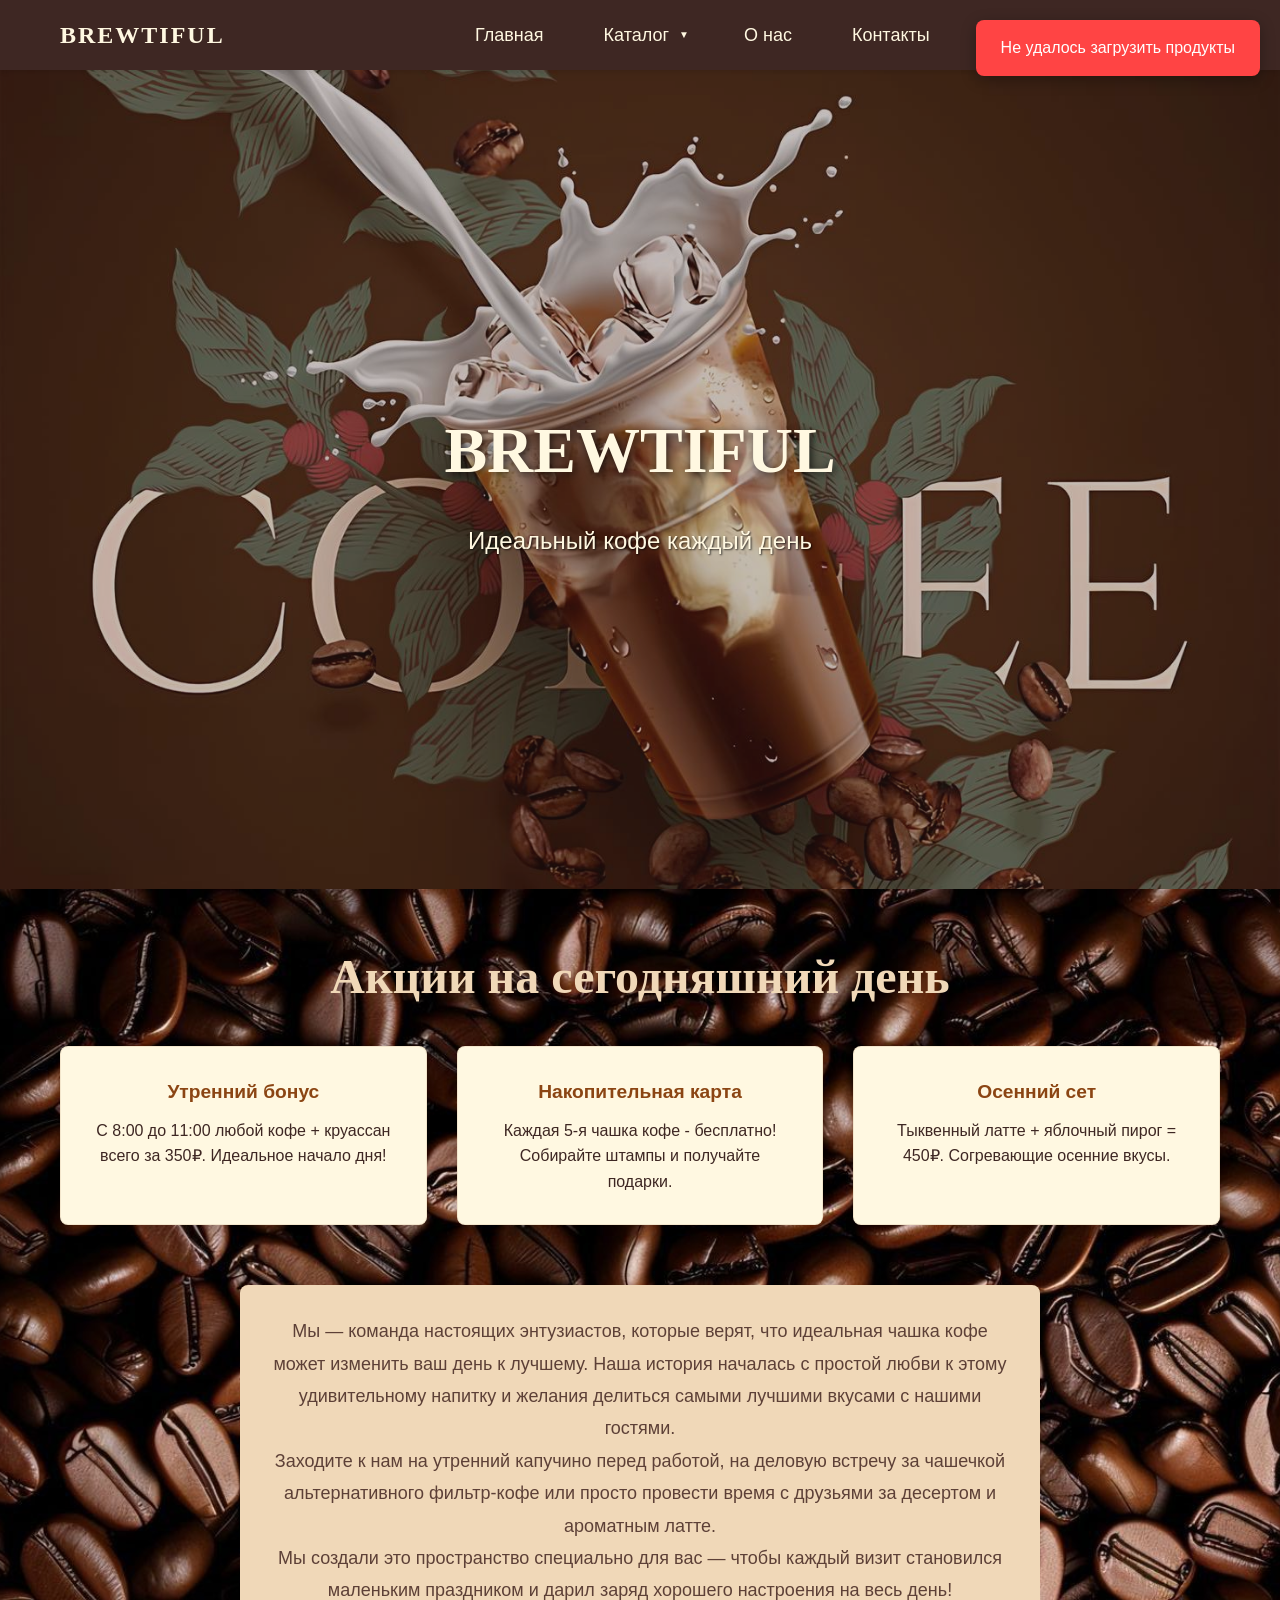
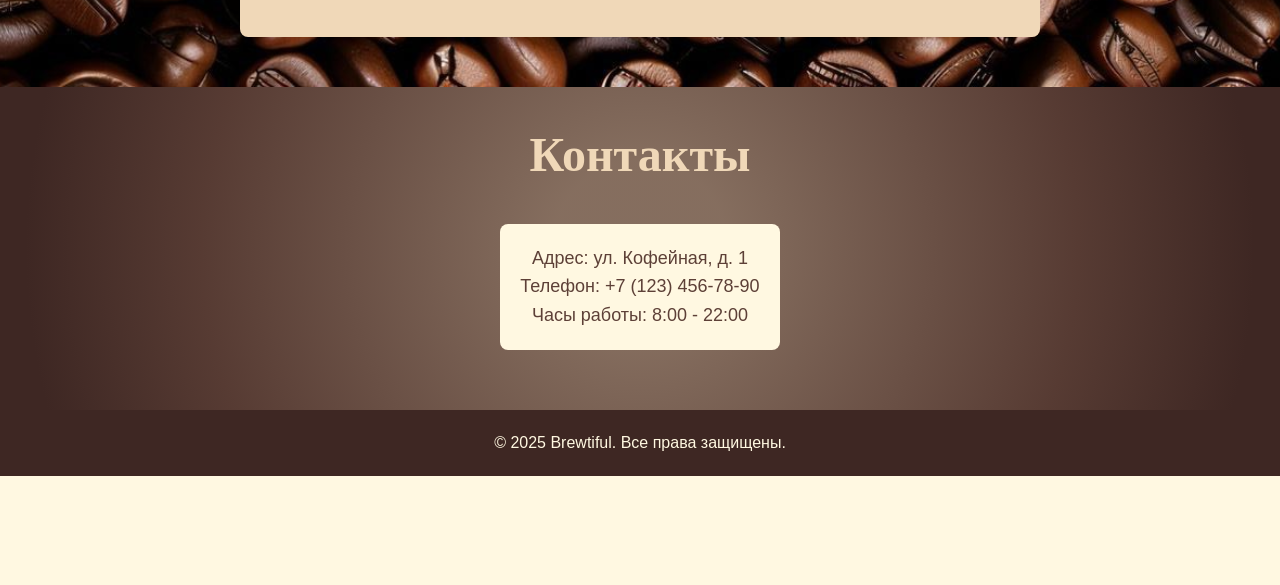
<file: index.html>
<!DOCTYPE html>
<html lang="ru">
<head>
    <meta charset="UTF-8">
    <meta name="viewport" content="width=device-width, initial-scale=1.0">
    <title>Brewtiful</title>
    <link rel = "stylesheet" href = "main.css">
    <link rel="stylesheet" href="index.css">
</head>
<body>
    <header>
        <div class="container">
            <div class="header-content">
            <div class="brand-name">Brewtiful</div>
            <nav>
                <ul>
                    <li><a href="index.html">Главная</a></li>
                    <li>
                        <a class="catalog-dropdown-btn">Каталог </a>
                        <div class="dropdown-menu">
                             <a href="coffee.html">☕ Кофе</a>
                            <a href="tea.html">🍵 Чай</a>
                            <a href="desserts.html">🍰 Десерты</a>
                        </div>
                    </li>
                    <li><a href="aboutus.html">О нас</a></li>
                    <li><a href="index.html#contacts">Контакты</a></li>
                </ul>
            </nav>
            <div class="header-actions">
                <a href="favorites.html" class="favorites-btn">🤎</a>
            </div>
        </div>
        </div>
    </header>
     <main class="main">
    <div class="hero">
        <img src="hero.jpg" />
        <div class="hero-content">
            <h1>Brewtiful</h1>
            <p>Идеальный кофе каждый день</p>
        </div>
    </div>

    <div class="background-sections">
        <img src="1.jpg" alt="Фон кофейни" class="background-image" />

        <div class="promotions" id="catalog">
            <div class="container">
                <p class="section-title">Акции на сегодняшний день</p>
                <div class="promotions-grid">
    <div class="promotion-item">
        <p class="promotion-title">Утренний бонус</p>
        <p>С 8:00 до 11:00 любой кофе + круассан всего за 350₽. Идеальное начало дня!</p>
    </div>
    <div class="promotion-item">
        <p class="promotion-title">Накопительная карта</p>
        <p>Каждая 5-я чашка кофе - бесплатно! Собирайте штампы и получайте подарки.</p>
    </div>
    <div class="promotion-item">
        <p class="promotion-title">Осенний сет</p>
        <p>Тыквенный латте + яблочный пирог = 450₽. Согревающие осенние вкусы.</p>
    </div>
</div>
            </div>
        </div>

        <div class="about" id="about">
            <div class="container">
                <div class="about-content">
                    <p>Мы — команда настоящих энтузиастов, которые верят, что идеальная чашка кофе может 
                        изменить ваш день к лучшему. Наша история началась с простой любви к этому удивительному 
                        напитку и желания делиться самыми лучшими вкусами с нашими гостями.
                    <br>Заходите к нам на утренний капучино перед работой, на деловую встречу за чашечкой альтернативного 
                        фильтр-кофе или просто провести время с друзьями за десертом и ароматным латте. <br>Мы создали это 
                        пространство специально для вас — чтобы каждый визит становился маленьким праздником и дарил заряд 
                        хорошего настроения на весь день!</p>
                </div>
            </div>
        </div>
    </div>

    <div class="contacts" id="contacts">
        <div class="container">
            <p class="section-title">Контакты</p>
            <div class="contact-info">
                <p>Адрес: ул. Кофейная, д. 1</p>
                <p>Телефон: +7 (123) 456-78-90</p>
                <p>Часы работы: 8:00 - 22:00</p>
            </div>
        </div>
    </div>
    </main>

    <footer>
        <div class="container">
            <p>&copy; 2025 Brewtiful. Все права защищены.</p>
        </div>
    </footer>

   <script src="app.js"></script>
</body>
</html>
</file>
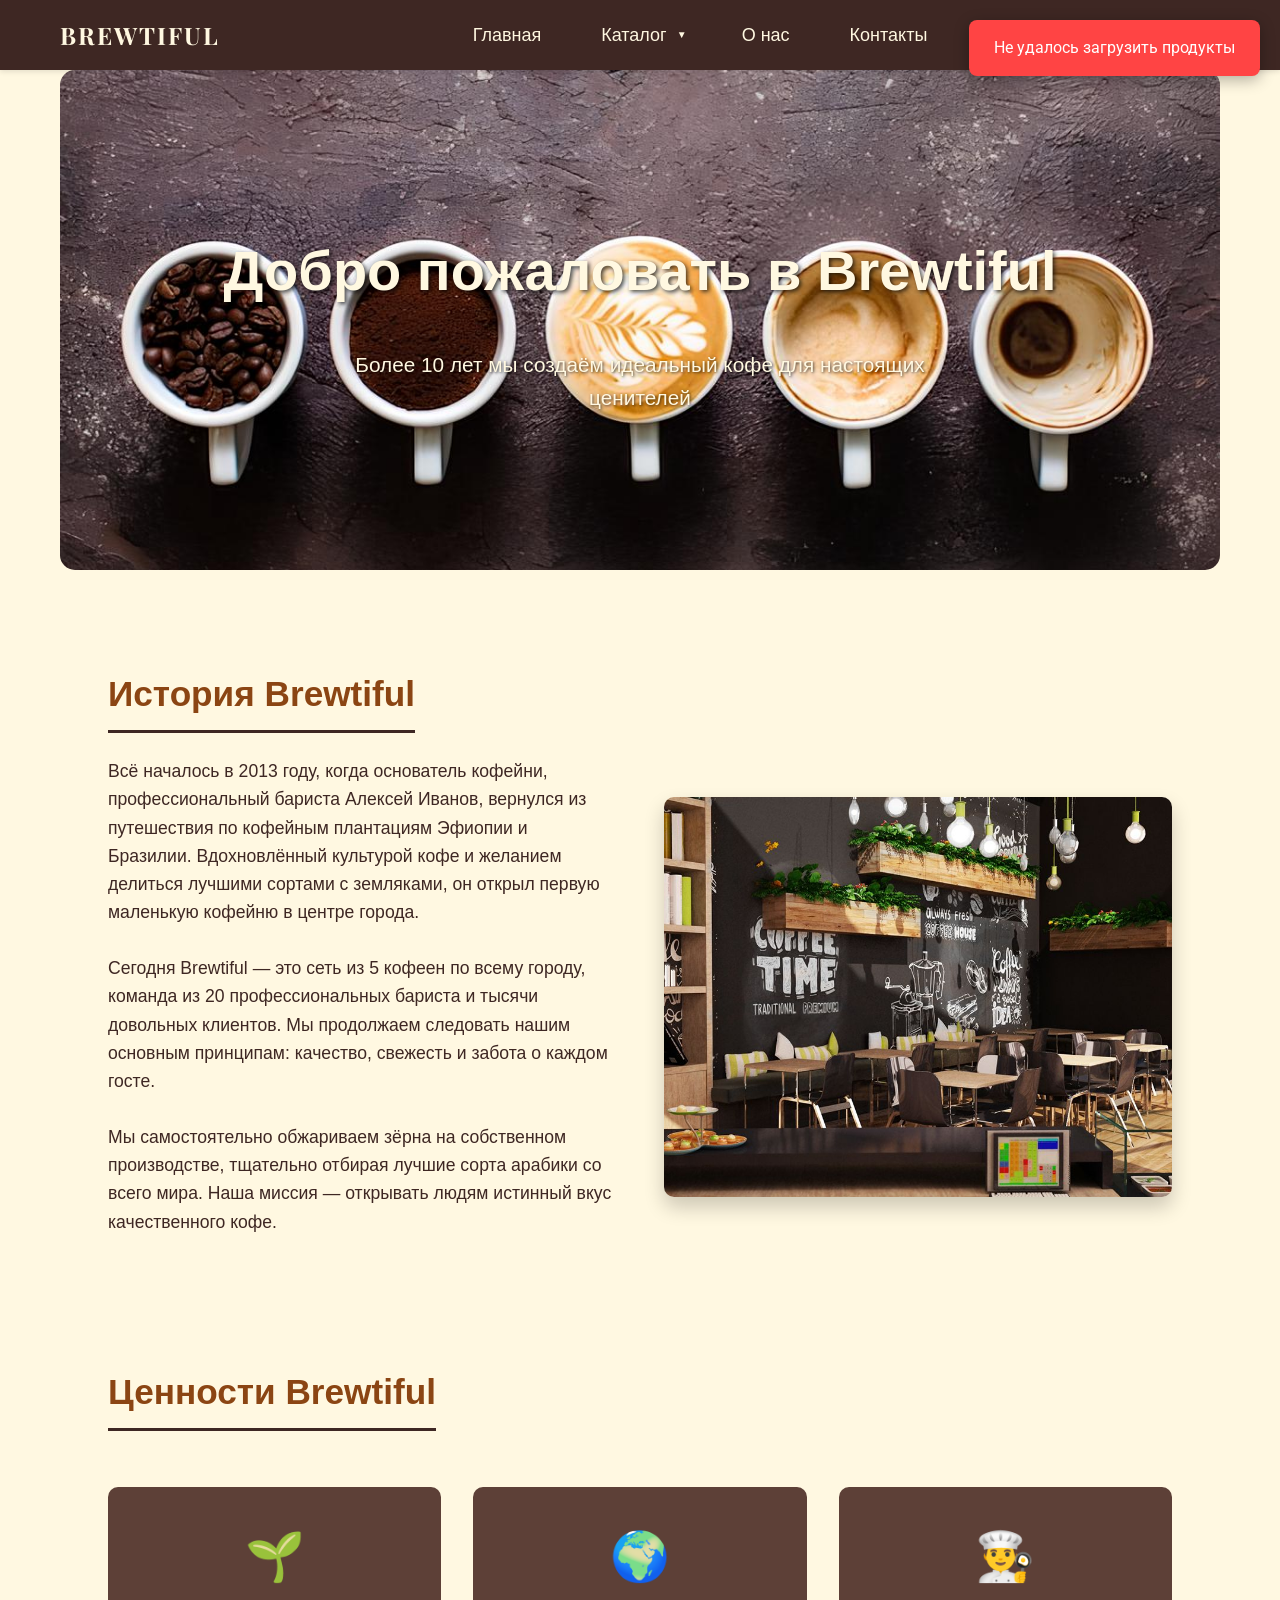
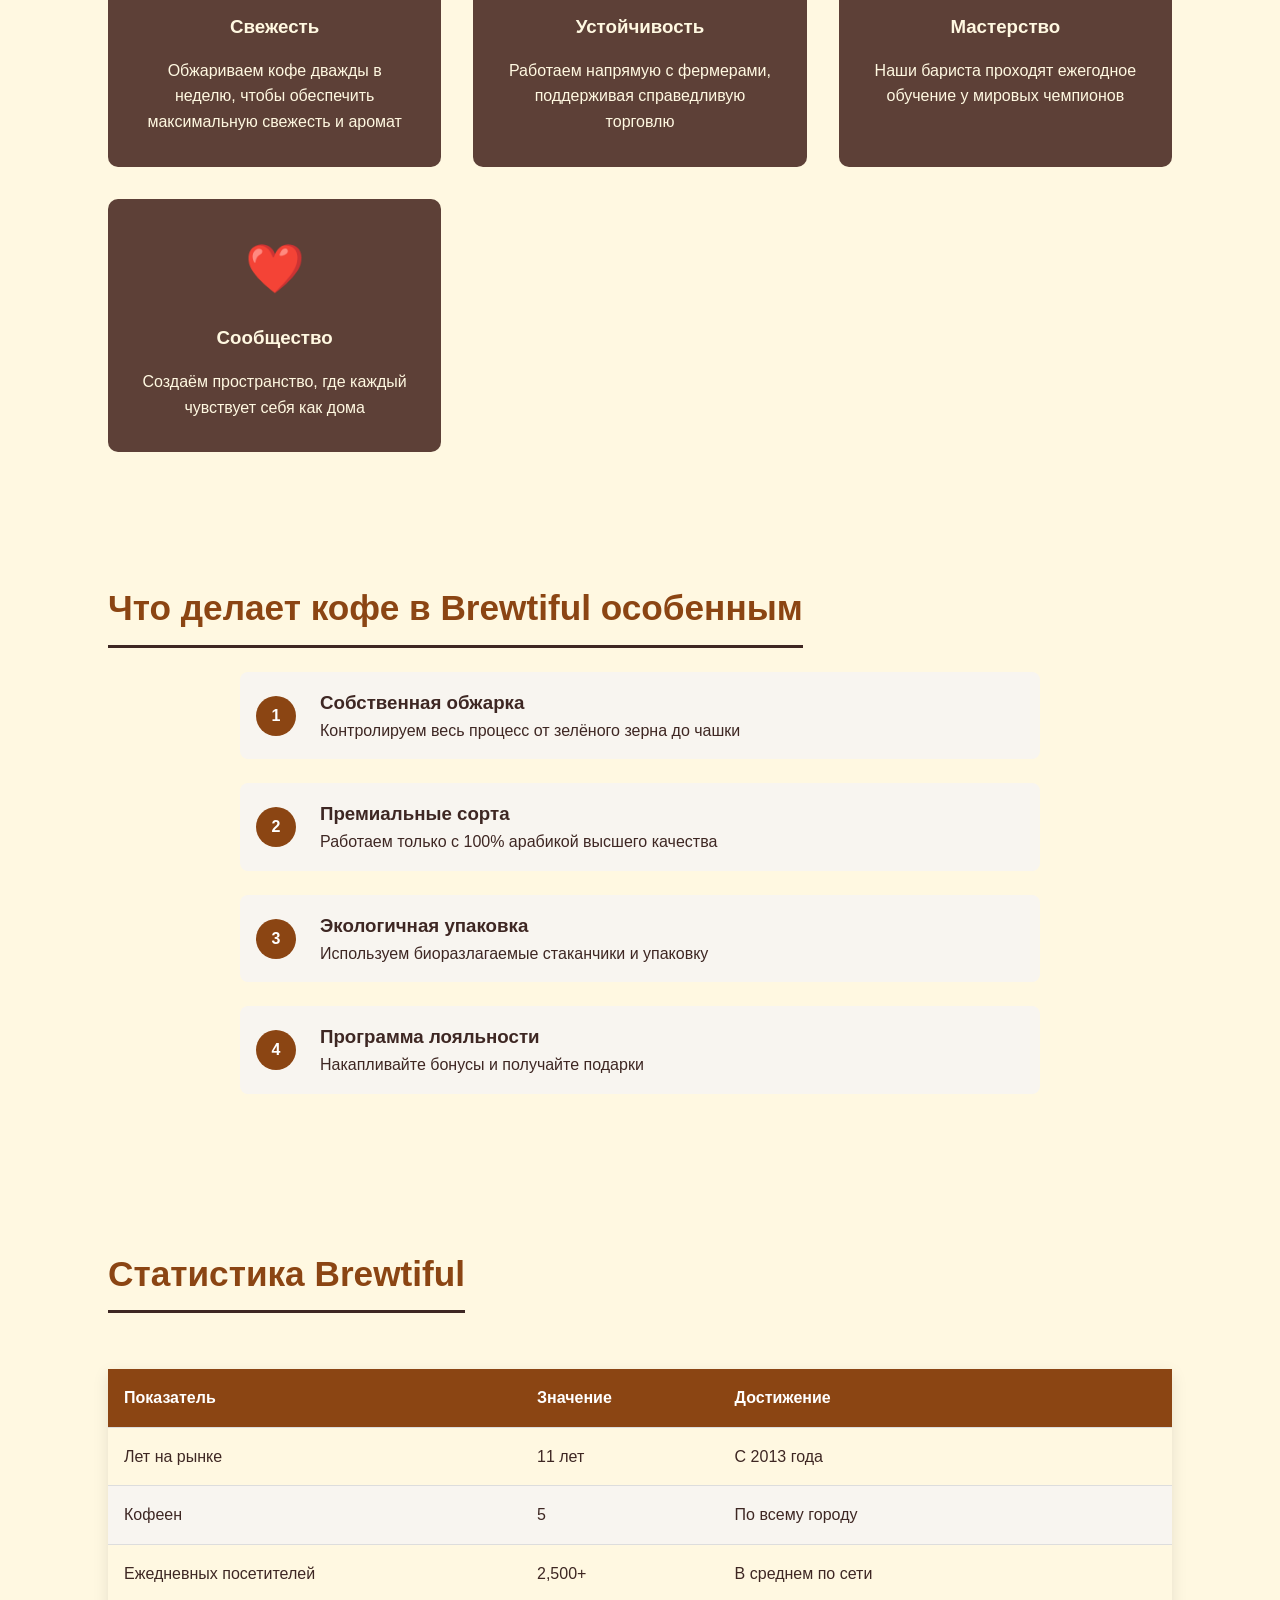
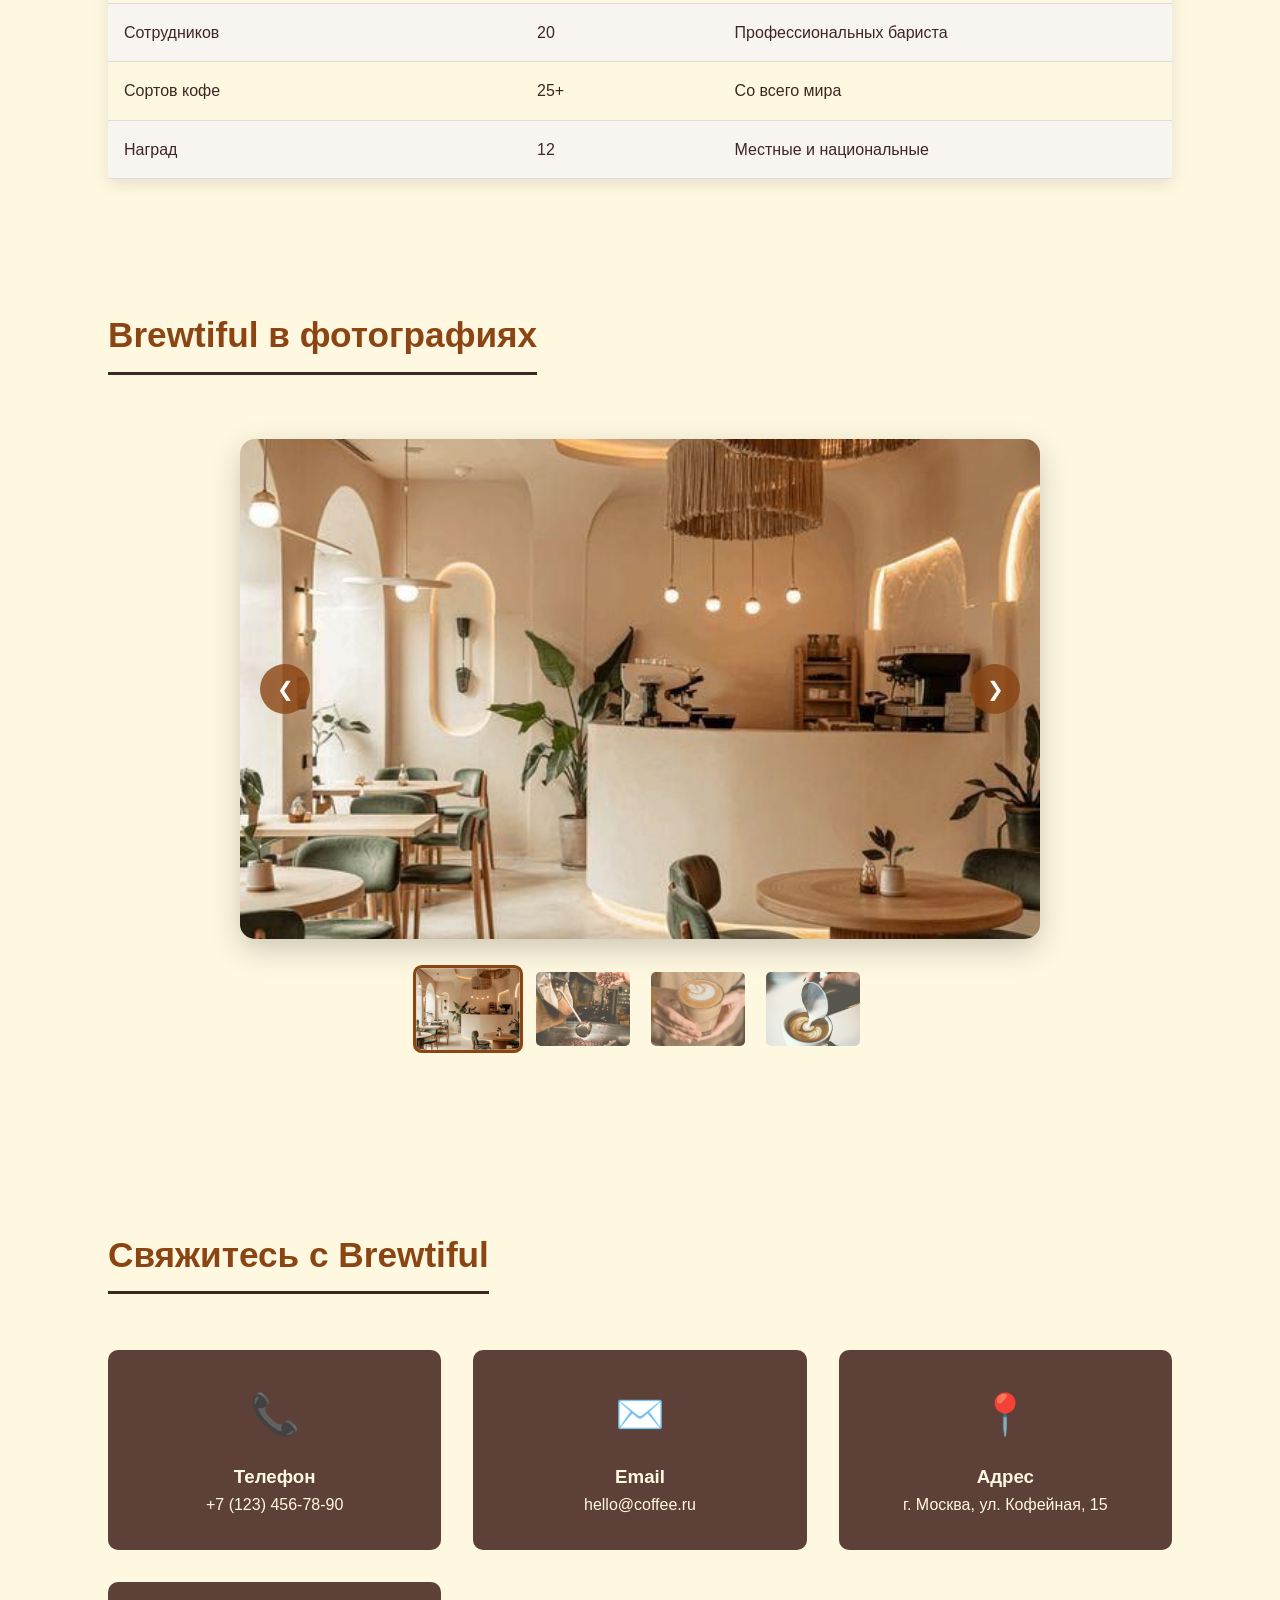
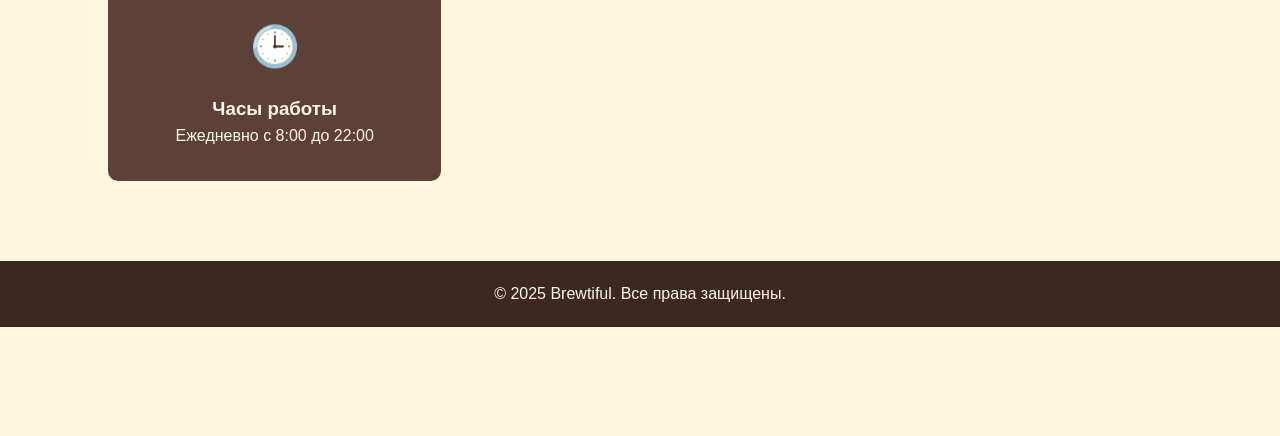
<file: aboutus.html>
<!DOCTYPE html>
<html lang="ru">
<head>
    
    <meta charset="UTF-8">
    <meta name="viewport" content="width=device-width, initial-scale=1.0">
    <title>О нас - Brewtiful</title>
    <link href="https://fonts.googleapis.com/css2?family=Playfair+Display:wght@400;700&family=Roboto:wght@300;400;500&display=swap" rel="stylesheet">
    <link rel="stylesheet" href="main.css">
    <link rel="stylesheet" href="about.css">

</head>
<body>
    <header>
        <div class="container">
            <div class="header-content">
            <div class="brand-name">Brewtiful</div>
            <nav>
                <ul>
                    <li><a href="index.html">Главная</a></li>
                    <li>
                        <a class="catalog-dropdown-btn">Каталог </a>
                        <div class="dropdown-menu">
                             <a href="coffee.html">☕ Кофе</a>
                            <a href="tea.html">🍵 Чай</a>
                            <a href="desserts.html">🍰 Десерты</a>
                        </div>
                    </li>
                    <li><a href="aboutus.html">О нас</a></li>
                    <li><a href="index.html#contacts">Контакты</a></li>
                </ul>
            </nav>
            <div class="header-actions">
                <a href="favorites.html" class="favorites-btn">🤎</a>
            </div>
        </div>
        </div>
    </header>

    <div class="container">
        <div class="hero">
            <h1>Добро пожаловать в Brewtiful</h1>
            <p>Более 10 лет мы создаём идеальный кофе для настоящих ценителей</p>
        </div>

        <div class="section">
            <h2>История Brewtiful</h2>
            <div class="history-content">
                <div class="history-text">
                    <p>Всё началось в 2013 году, когда основатель кофейни, профессиональный бариста Алексей Иванов, вернулся из путешествия по кофейным плантациям Эфиопии и Бразилии. Вдохновлённый культурой кофе и желанием делиться лучшими сортами с земляками, он открыл первую маленькую кофейню в центре города.</p>
                    <br>
                    <p>Сегодня Brewtiful — это сеть из 5 кофеен по всему городу, команда из 20 профессиональных бариста и тысячи довольных клиентов. Мы продолжаем следовать нашим основным принципам: качество, свежесть и забота о каждом госте.</p>
                    <br>
                    <p>Мы самостоятельно обжариваем зёрна на собственном производстве, тщательно отбирая лучшие сорта арабики со всего мира. Наша миссия — открывать людям истинный вкус качественного кофе.</p>
                </div>
                <div class="history-image">
                    <img src="3.jpg" alt="Наша первая кофейня">
                </div>
            </div>
        </div>

        <div class="section">
            <h2>Ценности Brewtiful</h2>
            <div class="values-grid">
                <div class="value-card">
                    <div class="value-icon">🌱</div>
                    <h3>Свежесть</h3>
                    <p>Обжариваем кофе дважды в неделю, чтобы обеспечить максимальную свежесть и аромат</p>
                </div>
                <div class="value-card">
                    <div class="value-icon">🌍</div>
                    <h3>Устойчивость</h3>
                    <p>Работаем напрямую с фермерами, поддерживая справедливую торговлю</p>
                </div>
                <div class="value-card">
                    <div class="value-icon">👨‍🍳</div>
                    <h3>Мастерство</h3>
                    <p>Наши бариста проходят ежегодное обучение у мировых чемпионов</p>
                </div>
                <div class="value-card">
                    <div class="value-icon">❤️</div>
                    <h3>Сообщество</h3>
                    <p>Создаём пространство, где каждый чувствует себя как дома</p>
                </div>
            </div>
        </div>

        <div class="section">
            <h2>Что делает кофе в Brewtiful особенным</h2>
            <div class="benefits-list">
                <div class="benefit-item">
                    <div class="benefit-number">1</div>
                    <div>
                        <h3>Собственная обжарка</h3>
                        <p>Контролируем весь процесс от зелёного зерна до чашки</p>
                    </div>
                </div>
                <div class="benefit-item">
                    <div class="benefit-number">2</div>
                    <div>
                        <h3>Премиальные сорта</h3>
                        <p>Работаем только с 100% арабикой высшего качества</p>
                    </div>
                </div>
                <div class="benefit-item">
                    <div class="benefit-number">3</div>
                    <div>
                        <h3>Экологичная упаковка</h3>
                        <p>Используем биоразлагаемые стаканчики и упаковку</p>
                    </div>
                </div>
                <div class="benefit-item">
                    <div class="benefit-number">4</div>
                    <div>
                        <h3>Программа лояльности</h3>
                        <p>Накапливайте бонусы и получайте подарки</p>
                    </div>
                </div>
            </div>
        </div>

        <div class="section">
            <h2>Статистика Brewtiful</h2>
            <table class="stats-table">
                <thead>
                    <tr>
                        <th>Показатель</th>
                        <th>Значение</th>
                        <th>Достижение</th>
                    </tr>
                </thead>
                <tbody>
                    <tr>
                        <td>Лет на рынке</td>
                        <td>11 лет</td>
                        <td>С 2013 года</td>
                    </tr>
                    <tr>
                        <td>Кофеен</td>
                        <td>5</td>
                        <td>По всему городу</td>
                    </tr>
                    <tr>
                        <td>Ежедневных посетителей</td>
                        <td>2,500+</td>
                        <td>В среднем по сети</td>
                    </tr>
                    <tr>
                        <td>Сотрудников</td>
                        <td>20</td>
                        <td>Профессиональных бариста</td>
                    </tr>
                    <tr>
                        <td>Сортов кофе</td>
                        <td>25+</td>
                        <td>Со всего мира</td>
                    </tr>
                    <tr>
                        <td>Наград</td>
                        <td>12</td>
                        <td>Местные и национальные</td>
                    </tr>
                </tbody>
            </table>
        </div>

<div class="section">
    <h2>Brewtiful в фотографиях</h2>
    <div class="gallery-carousel">
        <div class="carousel-container">
            <div class="main-slide">
                <img src="6.jpg" alt="Интерьер кофейни" id="mainImage">
            </div>
            
            <button class="carousel-btn carousel-prev" aria-label="Предыдущее фото">&#10094;</button>
            <button class="carousel-btn carousel-next" aria-label="Следующее фото">&#10095;</button>
        </div>
        
        <div class="carousel-thumbnails">
            <div class="thumbnail active" data-image="6.jpg" data-alt="Интерьер кофейни">
                <img src="6.jpg" alt="Интерьер кофейни">
            </div>
            <div class="thumbnail" data-image="5.jpg" data-alt="Процесс обжарки">
                <img src="5.jpg" alt="Процесс обжарки">
            </div>
            <div class="thumbnail" data-image="4.jpg" data-alt="Работа бариста">
                <img src="4.jpg" alt="Работа бариста">
            </div>
            <div class="thumbnail" data-image="7.jpg" data-alt="Приготовление кофе">
                <img src="7.jpg" alt="Приготовление кофе">
            </div>
        </div>
    </div>
</div>

        <div class="section">
            <h2>Свяжитесь с Brewtiful</h2>
            <div class="contact-info">
                <div class="contact-card">
                    <div class="contact-icon">📞</div>
                    <h3>Телефон</h3>
                    <p>+7 (123) 456-78-90</p>
                </div>
                <div class="contact-card">
                    <div class="contact-icon">✉️</div>
                    <h3>Email</h3>
                    <p>hello@coffee.ru</p>
                </div>
                <div class="contact-card">
                    <div class="contact-icon">📍</div>
                    <h3>Адрес</h3>
                    <p>г. Москва, ул. Кофейная, 15</p>
                </div>
                <div class="contact-card">
                    <div class="contact-icon">🕒</div>
                    <h3>Часы работы</h3>
                    <p>Ежедневно с 8:00 до 22:00</p>
                </div>
            </div>
        </div>
    </div>

    <footer>
        <div class="container">
            <p>&copy; 2025 Brewtiful. Все права защищены.</p>
        </div>
    </footer>

    <script>
    document.addEventListener('DOMContentLoaded', function() {
        const headerFavoriteBtn = document.getElementById('headerFavoriteBtn');
        
        if (headerFavoriteBtn) {
            const favorites = JSON.parse(localStorage.getItem('favorites')) || [];
            
            if (favorites.length > 0) {
                headerFavoriteBtn.classList.add('active');
                headerFavoriteBtn.innerHTML = '♥ Избранное (' + favorites.length + ')';
            }
            
            headerFavoriteBtn.addEventListener('click', function() {
                window.location.href = 'favorites.html';
            });
        }
        if (typeof initCarousel === 'function') {
            initCarousel();
        }
    });
</script>
    <script src="app.js"></script>
</body>
</html>
</file>
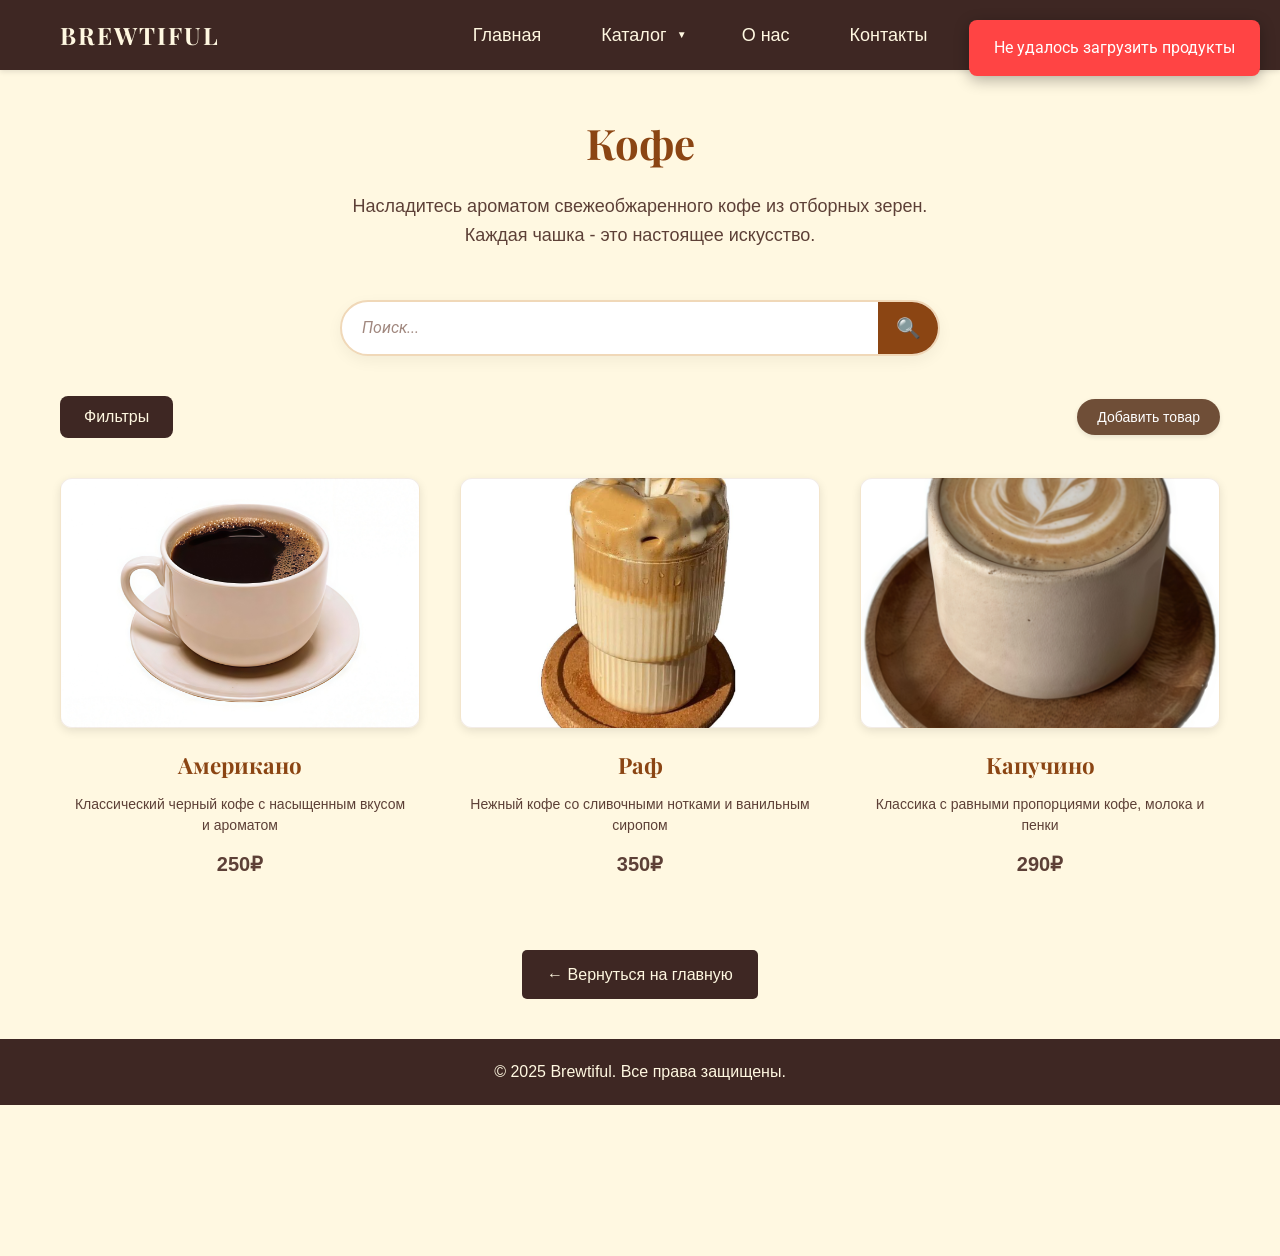
<file: coffee.html>
<!DOCTYPE html>
<html lang="ru">
<head>
    
    <meta charset="UTF-8">
    <meta name="viewport" content="width=device-width, initial-scale=1.0">
    <title>Brewtiful - Кофе</title>
    <link href="https://fonts.googleapis.com/css2?family=Playfair+Display:wght@400;700&family=Roboto:wght@300;400;500&display=swap" rel="stylesheet">
    <link rel = "stylesheet" href = "main.css">
    <link rel="stylesheet" href="category.css">
</head>
<body>
    <header>
        <div class="container">
            <div class="header-content">
            <div class="brand-name">Brewtiful</div>
            <nav>
                <ul>
                    <li><a href="index.html">Главная</a></li>
                    <li>
                        <a class="catalog-dropdown-btn">Каталог </a>
                        <div class="dropdown-menu">
                             <a href="coffee.html">☕ Кофе</a>
                            <a href="tea.html">🍵 Чай</a>
                            <a href="desserts.html">🍰 Десерты</a>
                        </div>
                    </li>
                    <li><a href="aboutus.html">О нас</a></li>
                    <li><a href="index.html#contacts">Контакты</a></li>
                </ul>
            </nav>
            <div class="header-actions">
                <a href="favorites.html" class="favorites-btn">🤎</a>
            </div>
        </div>
        </div>
    </header>


    <main class="category-page">
        <div class="container">
            <div class="category-header">
                <h1 class="category-title">Кофе</h1>
                <p class="category-description">Насладитесь ароматом свежеобжаренного кофе из отборных зерен. Каждая чашка - это настоящее искусство.</p>
            </div>

<div class="search-section">
    <div class="search-container">
        <div class="search-wrapper">
            <input type="text" 
                   class="search-input" 
                   id="searchInput" 
                   placeholder="Поиск..." 
                   autocomplete="off">
            <button class="search-button" id="searchButton">
                <span class="search-icon">🔍</span>
            </button>
        </div>
        <div class="search-results" id="searchResults"></div>
    </div>
</div>

            <div class="filters-section">
                <div style="display: flex; justify-content: space-between; align-items: center; margin-bottom: 15px; flex-wrap: wrap; gap: 10px;">
                    <button class="filters-toggle">Фильтры</button>
                    <button class="add-product-btn" style="background: #6F4E37; color: white; border: none; padding: 10px 20px; border-radius: 30px; cursor: pointer; font-size: 14px; font-weight: 500; transition: all 0.3s ease; box-shadow: 0 2px 5px rgba(0,0,0,0.1);" 
                            onmouseover="this.style.background='#5a3e2e'; this.style.transform='scale(1.02)'" 
                            onmouseout="this.style.background='#6F4E37'; this.style.transform='scale(1)'"
                            onclick="window.location.href='new.html'">Добавить товар</button>
                </div>
                <div class="filters-content">
                    <div class="filter-group">
                        <p class="filter-title">Цена</p>
                        <div class="price-range">
                            <div class="dual-range-slider">
                                <div class="slider-track"></div>
                                <input type="range" min="0" max="1000" value="0" class="range-slider range-min" id="minSlider">
                                <input type="range" min="0" max="1000" value="500" class="range-slider range-max" id="maxSlider">
                            </div>
                            <div class="price-values">
                                <span class="min-value">0₽</span>
                                <span class="max-value">500₽</span>
                            </div>
                        </div>
                    </div>
                    
                    <div class="filter-group">
                        <p class="filter-title">Оценка</p>
                        <div class="rating-filter">
                            <label class="rating-option">
                                <input type="checkbox" name="rating" value="5">
                                <span class="rating-stars">★★★★★</span> 5 звезд
                            </label>
                            <label class="rating-option">
                                <input type="checkbox" name="rating" value="4">
                                <span class="rating-stars">★★★★☆</span> 4+ звезды
                            </label>
                            <label class="rating-option">
                                <input type="checkbox" name="rating" value="3">
                                <span class="rating-stars">★★★☆☆</span> 3+ звезды
                            </label>
                        </div>
                    </div>
                    
                    <div class="filter-group">
                        <p class="filter-title">Размер</p>
                        <div class="size-filter">
                            <label class="size-option">
                                <input type="checkbox" name="size" value="s">
                                <span class="size-badge">S</span> Маленький
                            </label>
                            <label class="size-option">
                                <input type="checkbox" name="size" value="m">
                                <span class="size-badge">M</span> Средний
                            </label>
                            <label class="size-option">
                                <input type="checkbox" name="size" value="l">
                                <span class="size-badge">L</span> Большой
                            </label>
                        </div>
                    </div>
                    
                    <div class="filter-actions">
                        <button class="apply-filters">Применить</button>
                        <button class="reset-filters">Сбросить</button>
                    </div>
                </div>
            </div>

            <div class="products-grid">
    <div class="product-item" data-price="250" data-rating="5" data-size="medium">
        <div class="product-card" style="background: url('9.jpg') no-repeat center center; background-size: cover;">
            
        </div>
        <div class="product-info">
            <p class="product-name">Американо</p>
            <p class="product-description">Классический черный кофе с насыщенным вкусом и ароматом</p>
            <p class="product-price">250₽</p>
        </div>
    </div>
    
    <div class="product-item" data-price="350" data-rating="4" data-size="large">
        <div class="product-card" style="background: url('12.jpg') no-repeat center center; background-size: cover;">
            
        </div>
        <div class="product-info">
            <p class="product-name">Раф</p>
            <p class="product-description">Нежный кофе со сливочными нотками и ванильным сиропом</p>
            <p class="product-price">350₽</p>
        </div>
    </div>
    
    <div class="product-item" data-price="290" data-rating="4" data-size="medium">
        <div class="product-card" style="background: url('8.jpg') no-repeat center center; background-size: cover;">
            
        </div>
        <div class="product-info">
            <a href="prodcof.html" class="product-name-link">
                <p class="product-name">Капучино</p>
            </a>
            <p class="product-description">Классика с равными пропорциями кофе, молока и пенки</p>
            <p class="product-price">290₽</p>
        </div>
    </div>
</div>

            <div style="text-align: center;">
                <a href="index.html" class="back-button">← Вернуться на главную</a>
            </div>
        </div>
    </main>

    <footer>
        <div class="container">
            <p>&copy; 2025 Brewtiful. Все права защищены.</p>
        </div>
    </footer>

   <script src="app.js"></script>

   <div class="product-tooltip" id="productTooltip">
    <div class="tooltip-content">
        <div class="tooltip-header">
            <span class="tooltip-name" id="tooltipName"></span>
            <span class="tooltip-rating" id="tooltipRating">
                <span class="stars-container"></span>
                <span class="rating-number"></span>
            </span>
        </div>
        <div class="tooltip-sizes" id="tooltipSizes">
            <span class="tooltip-label">Размеры:</span>
            <div class="sizes-container"></div>
        </div>
        <div class="tooltip-ingredients" id="tooltipIngredients">
            <span class="tooltip-label">Ингредиенты:</span>
            <ul class="ingredients-list"></ul>
        </div>
    </div>
</div>
</body>
</html>
</file>
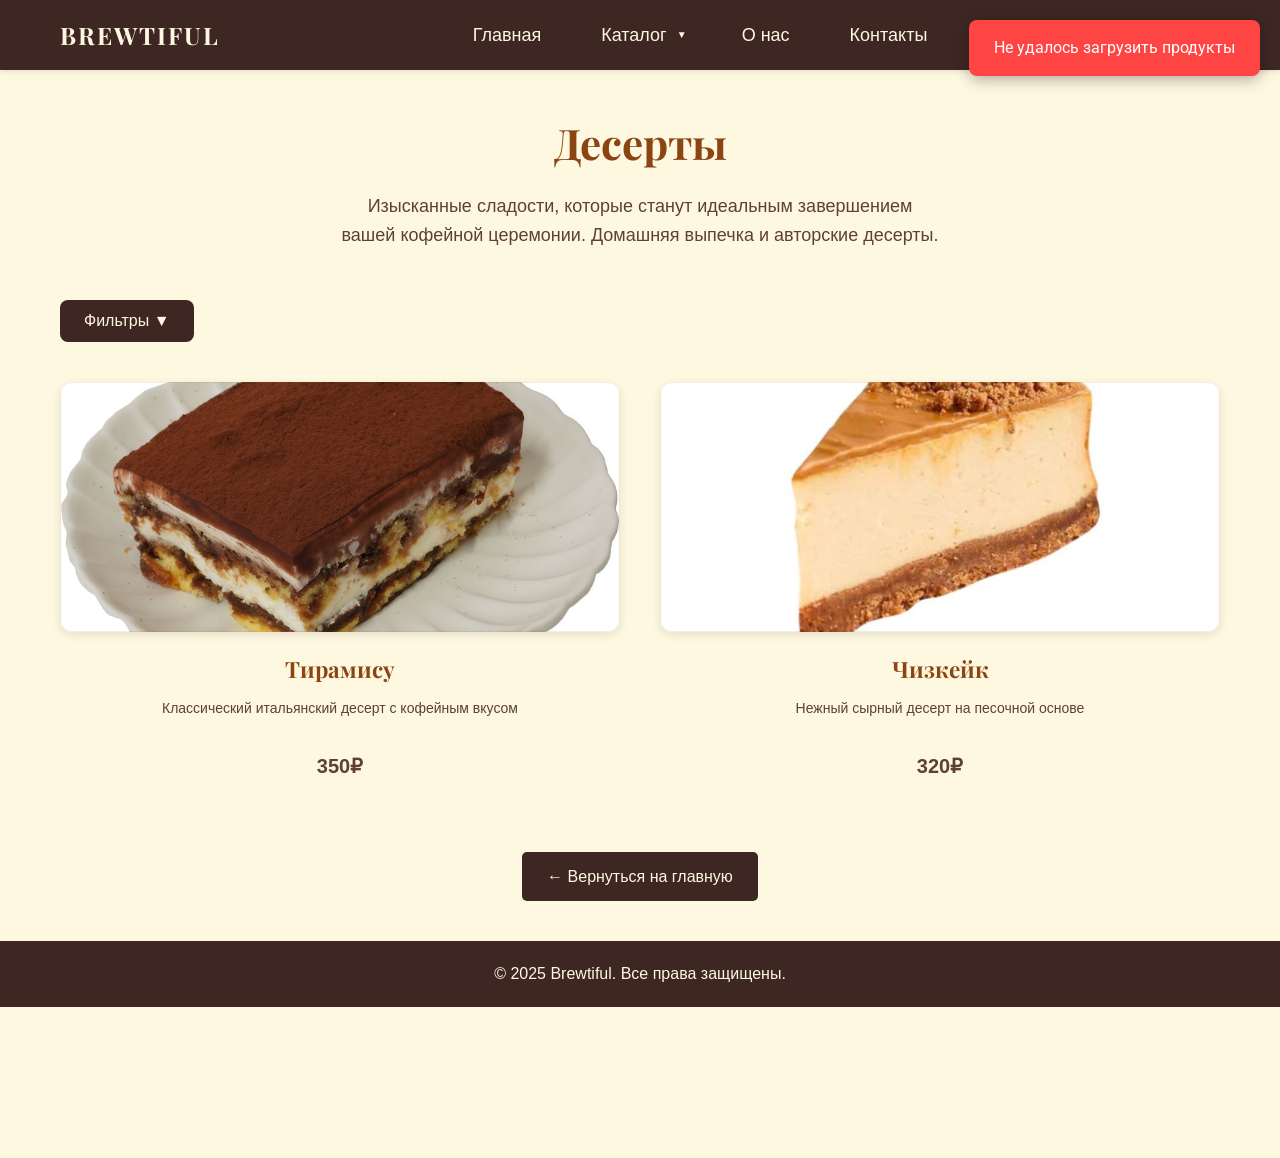
<file: desserts.html>
<!DOCTYPE html>
<html lang="ru">
<head>
    
    <meta charset="UTF-8">
    <meta name="viewport" content="width=device-width, initial-scale=1.0">
    <title>Brewtiful - Десерты</title>
    <link href="https://fonts.googleapis.com/css2?family=Playfair+Display:wght@400;700&family=Roboto:wght@300;400;500&display=swap" rel="stylesheet">
    <link rel = "stylesheet" href = "main.css">
    <link rel="stylesheet" href="category.css">
</head>
<body>
    <header>
        <div class="container">
            <div class="header-content">
            <div class="brand-name">Brewtiful</div>
            <nav>
                <ul>
                    <li><a href="index.html">Главная</a></li>
                    <li>
                        <a class="catalog-dropdown-btn">Каталог </a>
                        <div class="dropdown-menu">
                             <a href="coffee.html">☕ Кофе</a>
                            <a href="tea.html">🍵 Чай</a>
                            <a href="desserts.html">🍰 Десерты</a>
                        </div>
                    </li>
                    <li><a href="aboutus.html">О нас</a></li>
                    <li><a href="index.html#contacts">Контакты</a></li>
                </ul>
            </nav>
            <div class="header-actions">
                <a href="favorites.html" class="favorites-btn">🤎</a>
            </div>
        </div>
        </div>
    </header>


    <main class="category-page">
        <div class="container">
            <div class="category-header">
                <h1 class="category-title">Десерты</h1>
                <p class="category-description">Изысканные сладости, которые станут идеальным завершением вашей кофейной церемонии. Домашняя выпечка и авторские десерты.</p>
            </div>
            <div class="filters-section">
                <button class="filters-toggle">Фильтры ▼</button>
                <div class="filters-content">
                    <div class="filter-group">
                        <p class="filter-title">Цена</p>
                        <div class="price-range">
                            <span>0₽</span>
                            <input type="range" min="0" max="500" value="500" class="price-slider">
                            <span>500₽</span>
                        </div>
                        <div class="price-display">До: 500₽</div>
                    </div>
                    
                    <div class="filter-group">
                        <p class="filter-title">Оценка</p>
                        <div class="rating-filter">
                            <label class="rating-option">
                                <input type="checkbox" name="rating" value="5">
                                <span class="rating-stars">★★★★★</span> 5 звезд
                            </label>
                            <label class="rating-option">
                                <input type="checkbox" name="rating" value="4">
                                <span class="rating-stars">★★★★☆</span> 4+ звезды
                            </label>
                            <label class="rating-option">
                                <input type="checkbox" name="rating" value="3">
                                <span class="rating-stars">★★★☆☆</span> 3+ звезды
                            </label>
                        </div>
                    </div>
                    
                    <div class="filter-group">
                        <p class="filter-title">Размер</p>
                        <div class="size-filter">
                            <label class="size-option">
                                <input type="checkbox" name="size" value="small">
                                <span class="size-badge">S</span> Маленький
                            </label>
                            <label class="size-option">
                                <input type="checkbox" name="size" value="medium">
                                <span class="size-badge">M</span> Средний
                            </label>
                            <label class="size-option">
                                <input type="checkbox" name="size" value="large">
                                <span class="size-badge">L</span> Большой
                            </label>
                        </div>
                    </div>
                    
                    <div class="filter-actions">
                        <button class="apply-filters">Применить</button>
                        <button class="reset-filters">Сбросить</button>
                    </div>
                </div>
            </div>


            <div class="products-grid">
    <div class="product-item" data-price="350" data-rating="5" data-type="cake">
        <div class="product-card" style="background: url('10.jpg') no-repeat center center; background-size: cover;">
            
        </div>
        <div class="product-info">
            <a href="proddes.html" class="product-name-link">
                <p class="product-name">Тирамису</p>
            </a>
            <p class="product-description">Классический итальянский десерт с кофейным вкусом</p>
            <p class="product-price">350₽</p>
        </div>
    </div>
    
    <div class="product-item" data-price="320" data-rating="5" data-type="cake">
        <div class="product-card" style="background: url('14.jpg') no-repeat center center; background-size: cover;">
            
        </div>
        <div class="product-info">
            <p class="product-name">Чизкейк</p>
            <p class="product-description">Нежный сырный десерт на песочной основе</p>
            <p class="product-price">320₽</p>
        </div>
    </div>
</div>
    
            </div>

            <div style="text-align: center;">
                <a href="index.html" class="back-button">← Вернуться на главную</a>
            </div>
        </div>
    </main>

    <footer>
        <div class="container">
            <p>&copy; 2025 Brewtiful. Все права защищены.</p>
        </div>
    </footer>

    <script src="app.js"></script>
</body>
</html>
</file>
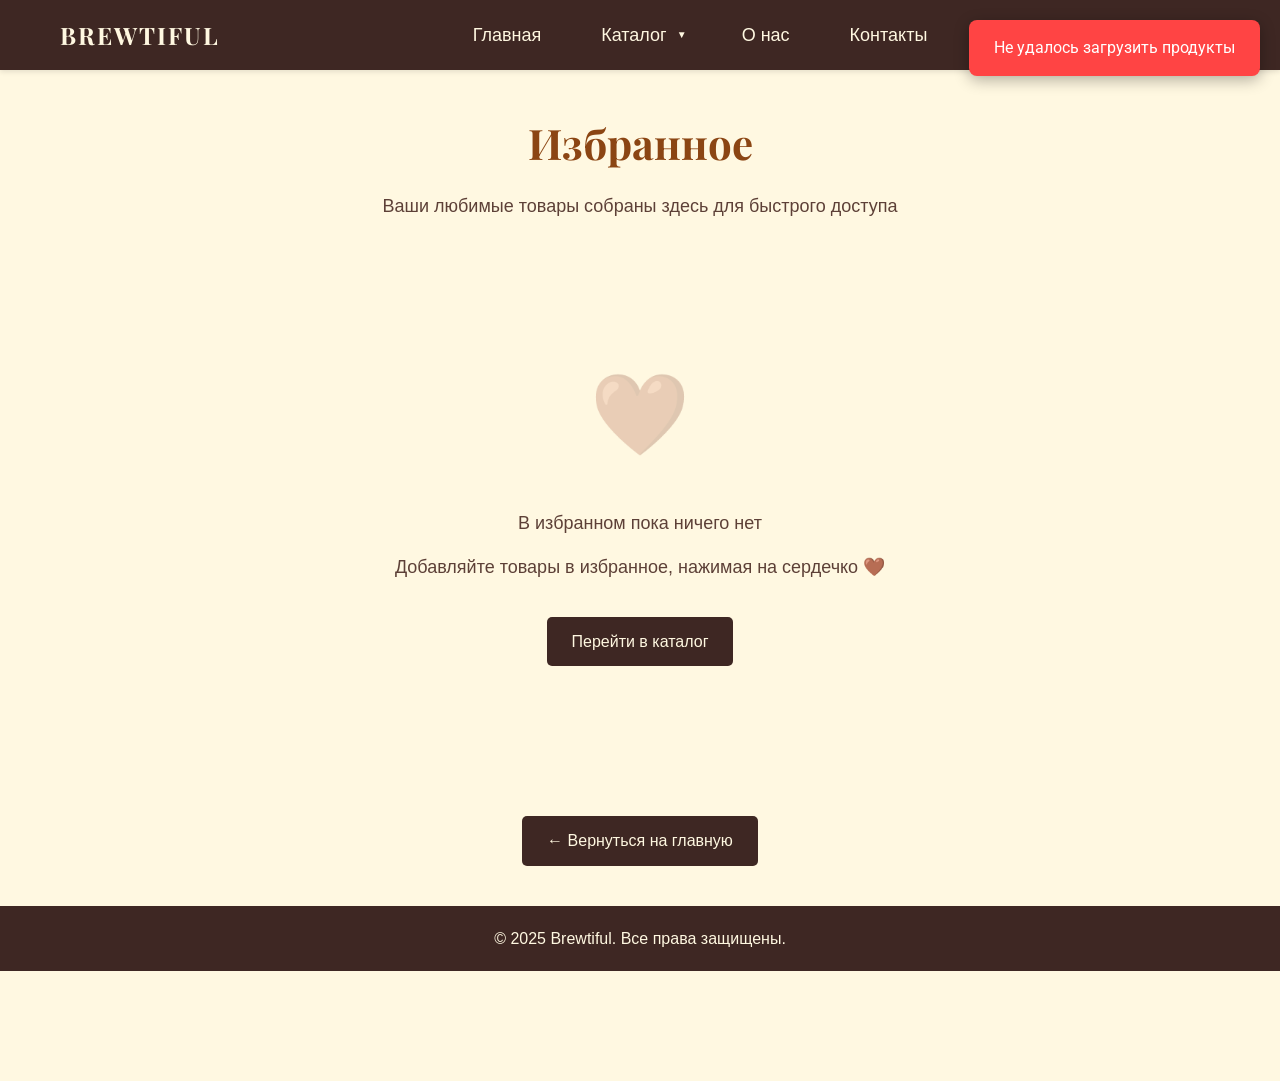
<file: favorites.html>
<!DOCTYPE html>
<html lang="ru">
<head>
    
    <meta charset="UTF-8">
    <meta name="viewport" content="width=device-width, initial-scale=1.0">
    <title>Избранное - Brewtiful</title>
    <link href="https://fonts.googleapis.com/css2?family=Playfair+Display:wght@400;700&family=Roboto:wght@300;400;500&display=swap" rel="stylesheet">
    <link rel="stylesheet" href="main.css">
    <link rel="stylesheet" href="favorites.css">
</head>
<body>
    <header>
        <div class="container">
            <div class="header-content">
                <div class="brand-name">Brewtiful</div>
                <nav>
                    <ul>
                        <li><a href="index.html">Главная</a></li>
                        <li>
                            <a class="catalog-dropdown-btn">Каталог </a>
                            <div class="dropdown-menu">
                                <a href="coffee.html">☕ Кофе</a>
                                <a href="tea.html">🍵 Чай</a>
                                <a href="desserts.html">🍰 Десерты</a>
                            </div>
                        </li>
                        <li><a href="aboutus.html">О нас</a></li>
                        <li><a href="index.html#contacts">Контакты</a></li>
                    </ul>
                </nav>
                <div class="header-actions">
                    <a href="favorites.html" class="favorites-btn">🤎</a>
                </div>
            </div>
        </div>
    </header>

    <main class="category-page">
        <div class="container">
            <div class="category-header">
                <h1 class="category-title">Избранное</h1>
                <p class="category-description">Ваши любимые товары собраны здесь для быстрого доступа</p>
            </div>

            <div class="products-grid" id="favorites-container">
                <div class="empty-favorites" style="text-align: center; padding: 50px; color: #5D4037;">
                    <div style="font-size: 48px; margin-bottom: 20px;">🤎</div>
                    <p>В избранном пока ничего нет</p>
                    <p>Добавляйте товары в избранное, нажимая на сердечко 🤎</p>
                    <a href="coffee.html" class="back-button" style="margin-top: 20px;">Перейти в каталог</a>
                </div>
            </div>

            <div style="text-align: center;">
                <a href="index.html" class="back-button">← Вернуться на главную</a>
            </div>
        </div>
    </main>

    <footer>
        <div class="container">
            <p>&copy; 2025 Brewtiful. Все права защищены.</p>
        </div>
    </footer>

    <script src="app.js"></script>
    <script src="favorites.js"></script>
</body>
</html>
</file>
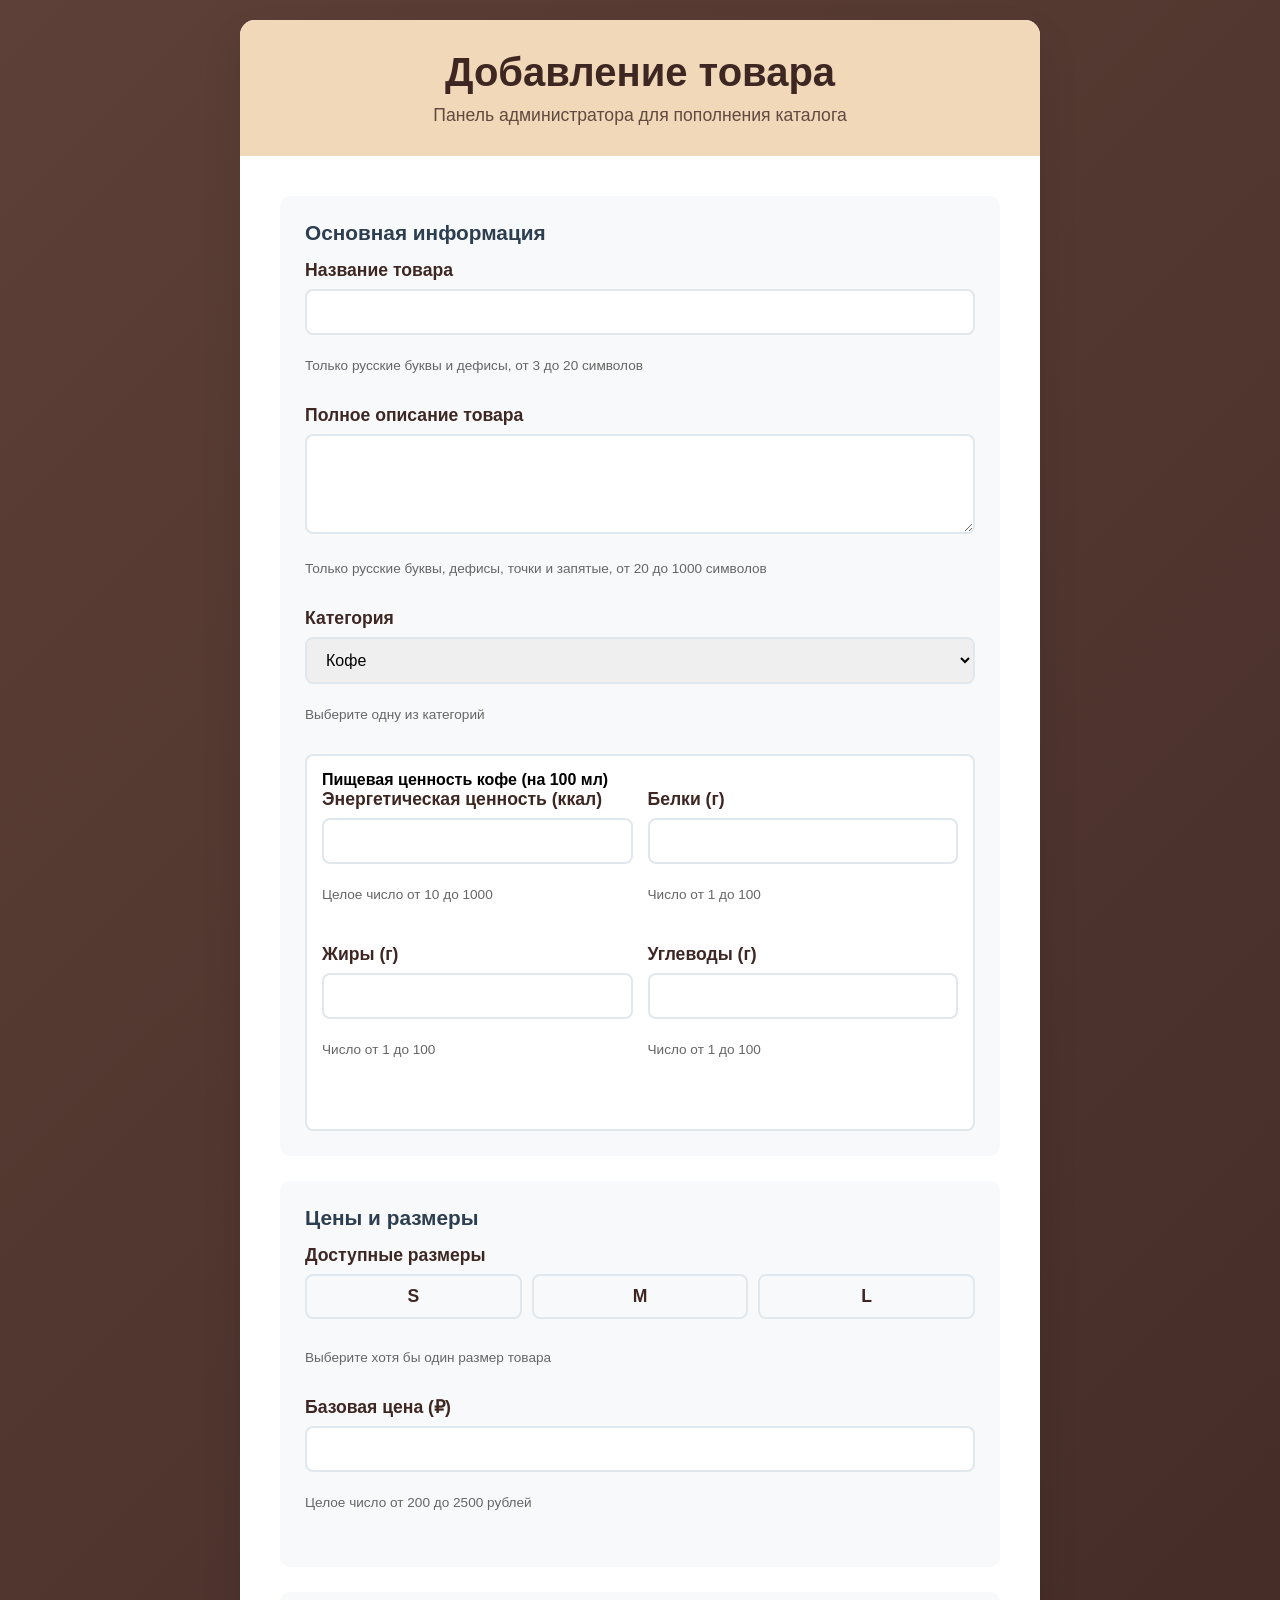
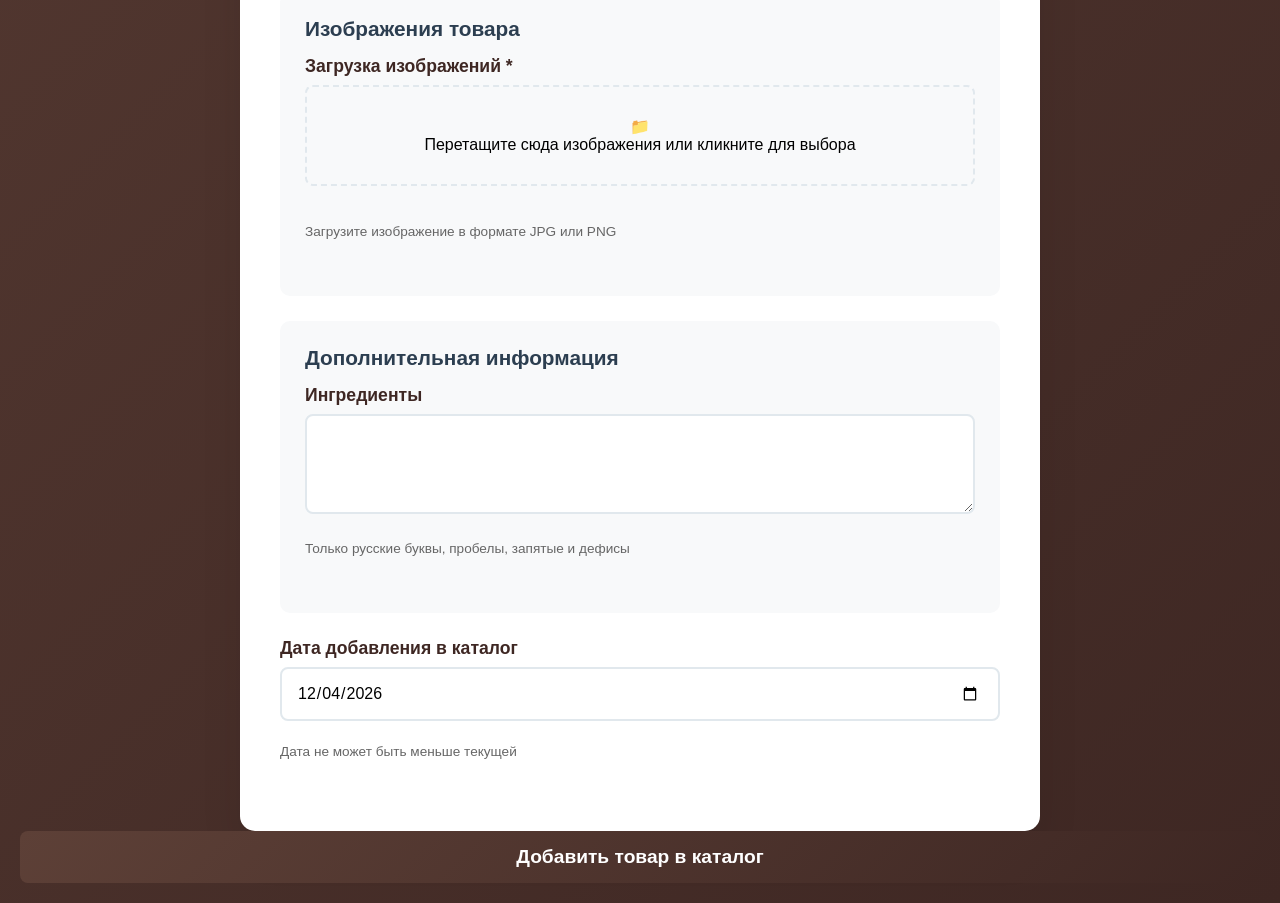
<file: new.html>
<!DOCTYPE html>
<html lang="ru">
<head>
    
    <meta charset="UTF-8">
    <meta name="viewport" content="width=device-width, initial-scale=1.0">
    <title>Brewtiful - Добавление товара</title>
    <style>
        * {
            margin: 0;
            padding: 0;
            box-sizing: border-box;
        }

        body {
            font-family: 'Segoe UI', Tahoma, Geneva, Verdana, sans-serif;
            background: linear-gradient(135deg, #5D4037 0%, #3E2723 100%);
            min-height: 100vh;
            padding: 20px;
        }

        .admin-container {
            max-width: 800px;
            margin: 0 auto;
            background: white;
            border-radius: 15px;
            box-shadow: 0 20px 40px rgba(0,0,0,0.1);
            overflow: hidden;
        }

        .admin-header {
            background: #F0D8B8;
            color: #3E2723;
            padding: 30px;
            text-align: center;
        }

        .admin-header h1 {
            font-size: 2.5em;
            margin-bottom: 10px;
        }

        .admin-header p {
            opacity: 0.8;
            font-size: 1.1em;
        }

        .admin-form {
            padding: 40px;
        }

        .form-group label {
            display: block;
            margin-bottom: 8px;
            font-weight: 600;
            color: #3E2723;
            font-size: 1.1em;
        }

        .form-control {
            width: 100%;
            padding: 12px 15px;
            border: 2px solid #e1e8ed;
            border-radius: 8px;
            font-size: 16px;
            transition: all 0.3s ease;
        }

        .form-control:focus {
            outline: none;
            border-color: #3E2723;
            box-shadow: 0 0 0 3px rgba(52, 152, 219, 0.1);
        }

        textarea.form-control {
            min-height: 100px;
            resize: vertical;
        }

        .form-row {
            display: grid;
            grid-template-columns: 1fr 1fr;
            gap: 20px;
        }

        .size-options {
            display: flex;
            gap: 10px;
            flex-wrap: wrap;
        }

        .size-option {
            flex: 1;
            min-width: 80px;
        }

        .size-checkbox {
            display: none;
        }

        .size-label {
            display: block;
            padding: 10px;
            text-align: center;
            border: 2px solid #e1e8ed;
            border-radius: 8px;
            cursor: pointer;
            transition: all 0.3s ease;
            font-weight: bold;
            font-size: 1.1em;
        }

        .size-checkbox:checked + .size-label {
            background: #3E2723;
            color: white;
            border-color: #5D4037;
        }

        .image-upload {
            border: 2px dashed #e1e8ed;
            border-radius: 8px;
            padding: 30px;
            text-align: center;
            cursor: pointer;
            transition: all 0.3s ease;
            margin-bottom: 10px;
        }

        .image-upload:hover {
            border-color: #3498db;
        }

        .image-upload i {
            font-size: 3em;
            color: #bdc3c7;
            margin-bottom: 10px;
        }

        .image-preview {
            display: grid;
            grid-template-columns: repeat(auto-fit, minmax(100px, 1fr));
            gap: 10px;
            margin-top: 15px;
        }

        .preview-item {
            position: relative;
            border-radius: 8px;
            overflow: hidden;
        }

        .preview-item img {
            width: 100%;
            height: 80px;
            object-fit: cover;
        }

        .remove-image {
            position: absolute;
            top: 5px;
            right: 5px;
            background: #e74c3c;
            color: white;
            border: none;
            border-radius: 50%;
            width: 20px;
            height: 20px;
            cursor: pointer;
            font-size: 12px;
        }

        .submit-btn {
            width: 100%;
            padding: 15px;
            background: linear-gradient(135deg, #5D4037, #3E2723);
            color: white;
            border: none;
            border-radius: 8px;
            font-size: 1.2em;
            font-weight: 600;
            cursor: pointer;
            transition: all 0.3s ease;
        }

        .submit-btn:hover {
            transform: translateY(-2px);
            box-shadow: 0 10px 20px rgba(52, 152, 219, 0.3);
        }

        .submit-btn:active {
            transform: translateY(0);
        }

        .form-section {
            background: #f8f9fa;
            padding: 25px;
            border-radius: 10px;
            margin-bottom: 25px;
        }

        .form-section h3 {
            color: #2c3e50;
            margin-bottom: 15px;
            font-size: 1.3em;
        }

        .category-fields {
            display: none;
            margin-top: 15px;
            padding: 15px;
            background: white;
            border-radius: 8px;
            border: 2px solid #e1e8ed;
        }

        .category-fields.active {
            display: block;
        }

        .nutrition-row {
            display: grid;
            grid-template-columns: 1fr 1fr;
            gap: 15px;
            margin-bottom: 10px;
        }

        .benefit-row {
            display: grid;
            grid-template-columns: 1fr 1fr;
            gap: 15px;
            margin-bottom: 10px;
        }

 .form-group {
    margin-bottom: 70px;
    position: relative;
}

.hint {
    position: absolute;
    bottom: -40px;
    left: 0;
    right: 0;
    font-size: 0.85em;
    color: #666;
    margin-top: 5px;
    display: block;
    height: 18px;
    line-height: 18px;
}

.error-message {
    position: absolute;
    bottom: -60px;
    left: 0;
    right: 0;
    color: #e74c3c;
    font-size: 0.85em;
    margin-top: 5px;
    display: none;
    height: 18px;
    line-height: 18px;
}

.size-options {
    margin-bottom: 10px;
}

        .form-control.error {
            border-color: #e74c3c;
        }

        .form-control.valid {
            border-color: #2ecc71;
        }

        .size-options.error .size-label {
            border-color: #e74c3c;
        }

        .image-upload.error {
            border-color: #e74c3c;
        }

        .category-field-group {
            margin-bottom: 25px;
            position: relative;
        }

        .category-field-group .error-message {
            height: 18px;
            line-height: 18px;
        }

        .benefit-select {
            width: 100%;
            padding: 12px 15px;
            border: 2px solid #e1e8ed;
            border-radius: 8px;
            font-size: 16px;
            transition: all 0.3s ease;
            background: white;
        }

        .benefit-select:focus {
            outline: none;
            border-color: #3E2723;
            box-shadow: 0 0 0 3px rgba(52, 152, 219, 0.1);
        }

        .benefit-select.error {
            border-color: #e74c3c;
        }

        input[type="number"]::-webkit-outer-spin-button,
        input[type="number"]::-webkit-inner-spin-button {
            -webkit-appearance: none;
            margin: 0;
        }
        input[type="number"] {
            -moz-appearance: textfield;
        }
input[type="email"] {
    font-family: inherit;
}


#productArticle {
    font-family: 'Courier New', monospace;
    font-weight: bold;
    letter-spacing: 1px;
}

#productArticle.valid {
    background-color: #f8fff8;
    border-color: #2ecc71;
}

#productArticle.error {
    background-color: #fff8f8;
    border-color: #e74c3c;
}

input[type="date"] {
    font-family: inherit;
    padding: 12px 15px;
}

input[type="date"].valid {
    background-color: #f8fff8;
    border-color: #2ecc71;
}

input[type="date"].error {
    background-color: #fff8f8;
    border-color: #e74c3c;
}

input[type="date"]::-webkit-calendar-picker-indicator {
    cursor: pointer;
    padding: 5px;
    border-radius: 3px;
}

input[type="date"]::-webkit-calendar-picker-indicator:hover {
    background-color: #f0f0f0;
}
    </style>
</head>
<body>
    <div class="admin-container">
        <div class="admin-header">
            <h1>Добавление товара</h1>
            <p>Панель администратора для пополнения каталога</p>
        </div>

        <form class="admin-form" id="productForm">
            <div class="form-section">
                <h3>Основная информация</h3>
                <div class="form-group">
                    <label for="productName">Название товара</label>
                    <input type="text" id="productName" class="form-control" required>
                    <span class="hint">Только русские буквы и дефисы, от 3 до 20 символов</span>
                    <span class="error-message" id="productNameError"></span>
                </div>

                <div class="form-group">
                    <label for="productDescription">Полное описание товара</label>
                    <textarea id="productDescription" class="form-control" required></textarea>
                    <span class="hint">Только русские буквы, дефисы, точки и запятые, от 20 до 1000 символов</span>
                    <span class="error-message" id="productDescriptionError"></span>
                </div>

                <div class="form-group">
                    <label for="productCategory">Категория</label>
                    <select id="productCategory" class="form-control" required>
                        <option value="coffee">Кофе</option>
                        <option value="tea">Чай</option>
                        <option value="desserts">Десерты</option>
                    </select>
                    <span class="hint">Выберите одну из категорий</span>
                    <span class="error-message" id="productCategoryError"></span>
                </div>

                <div id="coffeeFields" class="category-fields">
                    <h4>Пищевая ценность кофе (на 100 мл)</h4>
                    <div class="category-field-group">
                        <div class="nutrition-row">
                            <div class="form-group">
                                <label for="coffeeEnergy">Энергетическая ценность (ккал)</label>
                                <input type="number" id="coffeeEnergy" class="form-control" min="0" max="1000" step="1">
                                <span class="hint">Целое число от 10 до 1000</span>
                                <span class="error-message" id="coffeeEnergyError"></span>
                            </div>
                            <div class="form-group">
                                <label for="coffeeProteins">Белки (г)</label>
                                <input type="number" id="coffeeProteins" class="form-control" min="0" max="100" step="0.1">
                                <span class="hint">Число от 1 до 100</span>
                                <span class="error-message" id="coffeeProteinsError"></span>
                            </div>
                        </div>
                        <div class="nutrition-row">
                            <div class="form-group">
                                <label for="coffeeFats">Жиры (г)</label>
                                <input type="number" id="coffeeFats" class="form-control" min="0" max="100" step="0.1">
                                <span class="hint">Число от 1 до 100</span>
                                <span class="error-message" id="coffeeFatsError"></span>
                            </div>
                            <div class="form-group">
                                <label for="coffeeCarbs">Углеводы (г)</label>
                                <input type="number" id="coffeeCarbs" class="form-control" min="0" max="100" step="0.1">
                                <span class="hint">Число от 1 до 100</span>
                                <span class="error-message" id="coffeeCarbsError"></span>
                            </div>
                        </div>
                    </div>
                </div>

                <div id="teaFields" class="category-fields">
                    <h4>Польза</h4>
                    <div class="category-field-group">
                        <div class="benefit-row">
                            <div class="form-group">
                                <label for="teaAntioxidants">Антиоксиданты</label>
                                <select id="teaAntioxidants" class="benefit-select">
                                    <option value="Низкое содержание">Низкое содержание</option>
                                    <option value="Среднее содержание">Среднее содержание</option>
                                    <option value="Высокое содержание">Высокое содержание</option>
                                    <option value="Очень высокое содержание">Очень высокое содержание</option>
                                </select>
                                <span class="hint">Выберите уровень содержания антиоксидантов</span>
                                <span class="error-message" id="teaAntioxidantsError"></span>
                            </div>
                            <div class="form-group">
                                <label for="teaVitamins">Витамины</label>
                                <select id="teaVitamins" class="benefit-select">
                                    <option value="C, B2">C, B2</option>
                                    <option value="C, B2, E">C, B2, E</option>
                                    <option value="C, B2, E, бета-каротин">C, B2, E, P</option>
                                    <option value="C, B1, B2, E">C, B1, B2, E</option>
                                </select>
                                <span class="hint">Выберите основные витамины</span>
                                <span class="error-message" id="teaVitaminsError"></span>
                            </div>
                        </div>
                        <div class="benefit-row">
                            <div class="form-group">
                                <label for="teaMinerals">Минералы</label>
                                <select id="teaMinerals" class="benefit-select">
                                    <option value="Кальций, магний">Кальций, магний</option>
                                    <option value="Кальций, магний, железо">Кальций, магний, железо</option>
                                    <option value="Кальций, магний, калий">Кальций, магний, калий</option>
                                    <option value="Кальций, магний, железо, цинк">Кальций, магний, железо, цинк</option>
                                </select>
                                <span class="hint">Выберите основные минералы</span>
                                <span class="error-message" id="teaMineralsError"></span>
                            </div>
                            <div class="form-group">
                                <label for="teaCaffeine">Кофеин</label>
                                <select id="teaCaffeine" class="benefit-select">
                                    <option value="Без кофеина">Без кофеина</option>
                                    <option value="Низкое содержание">Низкое содержание</option>
                                    <option value="Умеренное количество">Умеренное количество</option>
                                    <option value="Высокое содержание">Высокое содержание</option>
                                </select>
                                <span class="hint">Выберите уровень содержания кофеина</span>
                                <span class="error-message" id="teaCaffeineError"></span>
                            </div>
                        </div>
                    </div>
                </div>

                <div id="dessertsFields" class="category-fields">
                    <h4>Пищевая ценность десерта (на 100 г)</h4>
                    <div class="category-field-group">
                        <div class="nutrition-row">
                            <div class="form-group">
                                <label for="dessertEnergy">Энергетическая ценность (ккал)</label>
                                <input type="number" id="dessertEnergy" class="form-control" min="0" max="1000" step="1">
                                <span class="hint">Целое число от 10 до 1000</span>
                                <span class="error-message" id="dessertEnergyError"></span>
                            </div>
                            <div class="form-group">
                                <label for="dessertProteins">Белки (г)</label>
                                <input type="number" id="dessertProteins" class="form-control" min="0" max="100" step="0.1">
                                <span class="hint">Число от 1 до 100</span>
                                <span class="error-message" id="dessertProteinsError"></span>
                            </div>
                        </div>
                        <div class="nutrition-row">
                            <div class="form-group">
                                <label for="dessertFats">Жиры (г)</label>
                                <input type="number" id="dessertFats" class="form-control" min="0" max="100" step="0.1">
                                <span class="hint">Число от 1 до 100</span>
                                <span class="error-message" id="dessertFatsError"></span>
                            </div>
                            <div class="form-group">
                                <label for="dessertCarbs">Углеводы (г)</label>
                                <input type="number" id="dessertCarbs" class="form-control" min="0" max="100" step="0.1">
                                <span class="hint">Число от 1 до 100</span>
                                <span class="error-message" id="dessertCarbsError"></span>
                            </div>
                        </div>
                    </div>
                    <div class="category-field-group">
                        <div class="form-group">
                            <label for="dessertAllergens">Аллергены</label>
                            <input type="text" id="dessertAllergens" class="form-control">
                            <span class="hint">Только русские буквы, пробелы, запятые и дефисы</span>
                            <span class="error-message" id="dessertAllergensError"></span>
                        </div>
                    </div>
                </div>
            </div>

            <div class="form-section">
                <h3>Цены и размеры</h3>
                <div class="form-group">
                    <label>Доступные размеры</label>
                    <div class="size-options" id="sizeOptions">
                        <div class="size-option">
                            <input type="checkbox" id="sizeS" class="size-checkbox" value="S" data-price="150">
                            <label for="sizeS" class="size-label">S</label>
                        </div>
                        <div class="size-option">
                            <input type="checkbox" id="sizeM" class="size-checkbox" value="M" data-price="200">
                            <label for="sizeM" class="size-label">M</label>
                        </div>
                        <div class="size-option">
                            <input type="checkbox" id="sizeL" class="size-checkbox" value="L" data-price="250">
                            <label for="sizeL" class="size-label">L</label>
                        </div>
                    </div>
                    <span class="hint">Выберите хотя бы один размер товара</span>
                    <span class="error-message" id="sizesError"></span>
                </div>

                <div class="form-group">
                    <label for="basePrice">Базовая цена (₽)</label>
                    <input type="number" id="basePrice" class="form-control" required min="200" max="2500">
                    <span class="hint">Целое число от 200 до 2500 рублей</span>
                    <span class="error-message" id="basePriceError"></span>
                </div>
            </div>

            <div class="form-section">
                <h3>Изображения товара</h3>
                <div class="form-group">
                    <label>Загрузка изображений *</label>
                    <div class="image-upload" id="imageUpload">
                        <div>📁</div>
                        <p>Перетащите сюда изображения или кликните для выбора</p>
                        <input type="file" id="fileInput" multiple accept="image/jpeg,image/png" style="display: none;">
                    </div>
                    <div class="image-preview" id="imagePreview"></div>
                    <span class="hint">Загрузите изображение в формате JPG или PNG</span>
                    <span class="error-message" id="imagesError"></span>
                </div>
            </div>

            <div class="form-section">
                <h3>Дополнительная информация</h3>
                <div class="form-group">
                    <label for="ingredients">Ингредиенты</label>
                    <textarea id="ingredients" class="form-control"></textarea>
                    <span class="hint">Только русские буквы, пробелы, запятые и дефисы</span>
                    <span class="error-message" id="ingredientsError"></span>
                </div>
</div>

<div class="form-group">
    <label for="productDate">Дата добавления в каталог</label>
    <input type="date" id="productDate" class="form-control" required>
    <span class="hint">Дата не может быть меньше текущей</span>
    <span class="error-message" id="productDateError"></span>
</div>
            </div>

            <button type="submit" class="submit-btn">Добавить товар в каталог</button>
        </form>
    </div>
    <script src="new.js"></script>
</body>
</html>
</file>
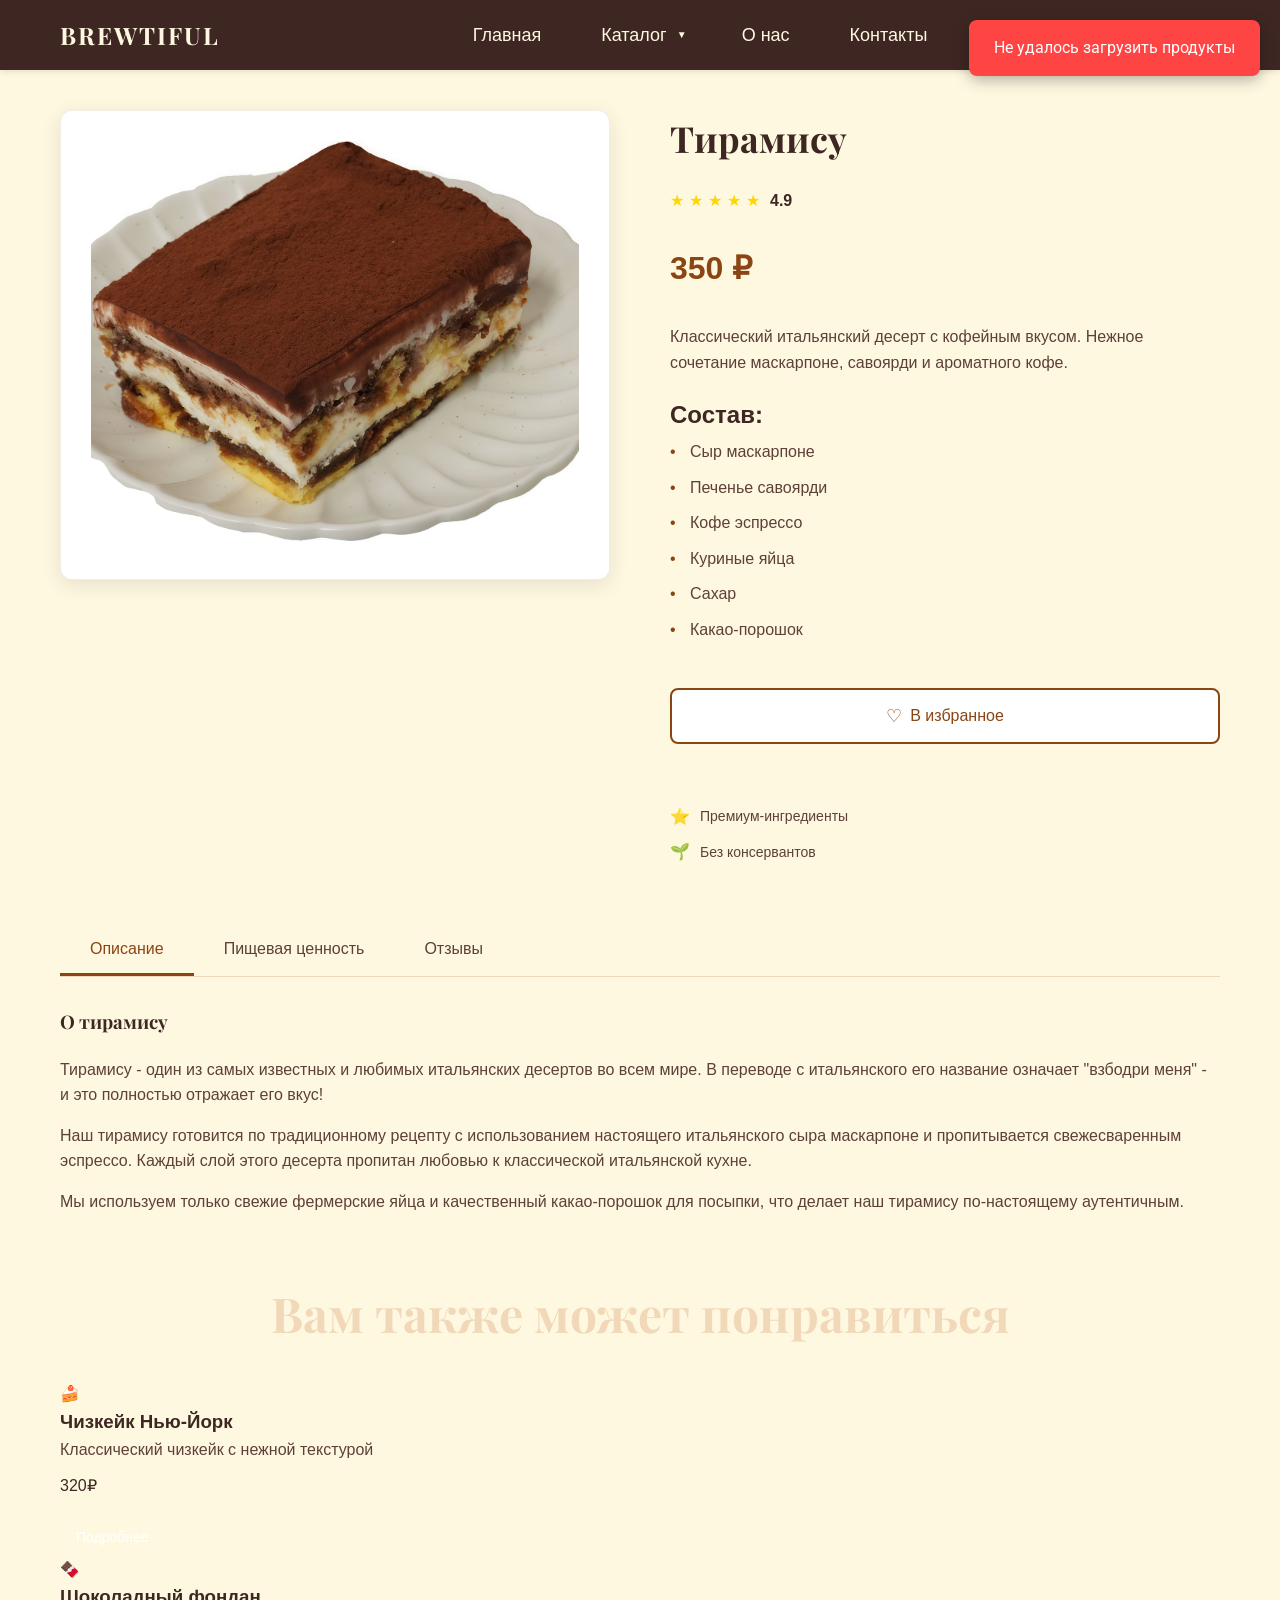
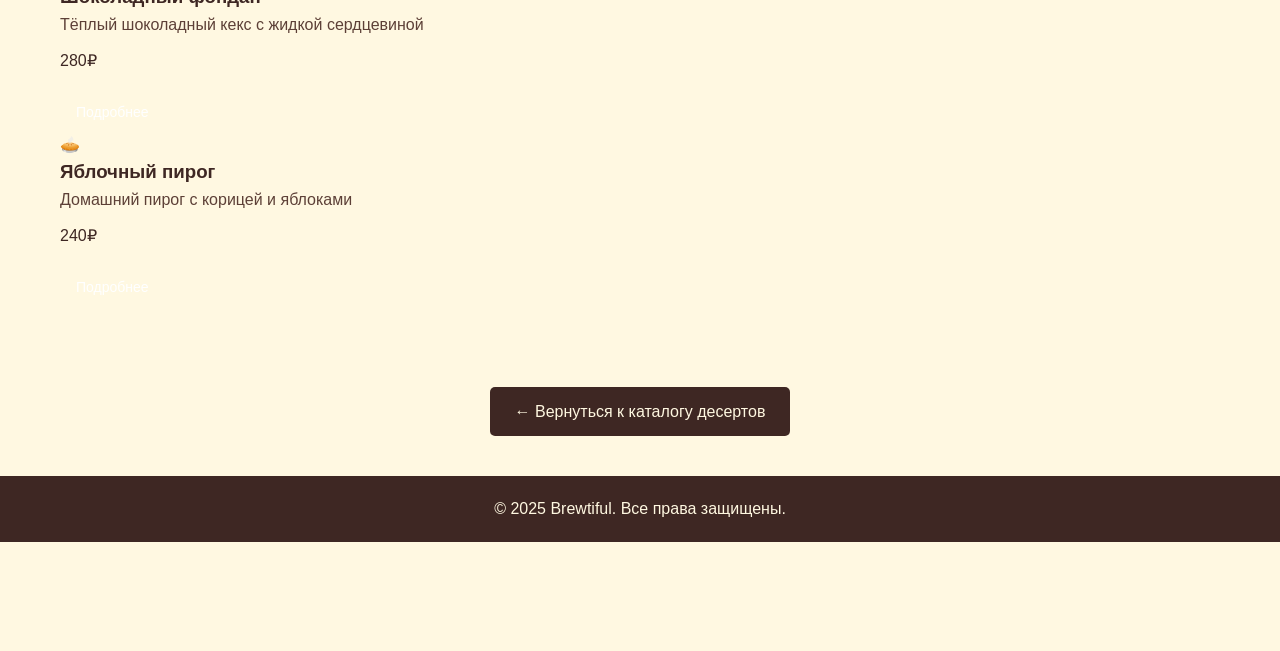
<file: proddes.html>
<!DOCTYPE html>
<html lang="ru">
<head>
    
    <meta charset="UTF-8">
    <meta name="viewport" content="width=device-width, initial-scale=1.0">
    <title>Тирамису - Brewtiful</title>
    <link href="https://fonts.googleapis.com/css2?family=Playfair+Display:wght@400;700&family=Roboto:wght@300;400;500&display=swap" rel="stylesheet">
    <link rel="stylesheet" href="main.css">
    <link rel="stylesheet" href="product.css">
</head>
<body>
    <header>
        <div class="container">
            <div class="header-content">
                <div class="brand-name">Brewtiful</div>
                <nav>
                    <ul>
                        <li><a href="index.html">Главная</a></li>
                        <li>
                            <a class="catalog-dropdown-btn">Каталог </a>
                            <div class="dropdown-menu">
                                <a href="coffee.html">☕ Кофе</a>
                                <a href="tea.html">🍵 Чай</a>
                                <a href="desserts.html">🍰 Десерты</a>
                            </div>
                        </li>
                        <li><a href="aboutus.html">О нас</a></li>
                        <li><a href="index.html#contacts">Контакты</a></li>
                    </ul>
                </nav>
                <div class="header-actions">
                <a href="favorites.html" class="favorites-btn">🤎</a>
            </div>
            </div>
        </div>
    </header>

    <main class="product-page">
        <div class="container">
            <div class="product-layout">
                <div class="product-gallery">
                    <div class="main-image">
                        <img src="10.jpg" alt="Тирамису" id="mainProductImage">
                    </div>
                </div>
                <div class="product-info">
                    <h1 class="product-title">Тирамису</h1>
                    
                    <div class="product-rating">
                        <div class="stars">
                            <span class="star filled">★</span>
                            <span class="star filled">★</span>
                            <span class="star filled">★</span>
                            <span class="star filled">★</span>
                            <span class="star filled">★</span>
                            <span class="rating-value">4.9</span>
                        </div>
                    </div>

                    <div class="product-price">
                        <span class="current-price">350 ₽</span>
                    </div>

                    <div class="product-description">
                        <p>Классический итальянский десерт с кофейным вкусом. Нежное сочетание маскарпоне, савоярди и ароматного кофе.</p>
                    </div>

                    <div class="product-ingredients">
                        <h2>Состав:</h2>
                        <ul>
                            <li>Сыр маскарпоне</li>
                            <li>Печенье савоярди</li>
                            <li>Кофе эспрессо</li>
                            <li>Куриные яйца</li>
                            <li>Сахар</li>
                            <li>Какао-порошок</li>
                        </ul>
                    </div>
                    <div class="product-actions">
                        <button class="add-to-favorites-btn" id="addToFavorites">
                            <span class="favorite-icon">♡</span>
                            <span class="favorite-text">В избранное</span>
                        </button>
                    </div>

                    <div class="product-features">
                        <div class="feature">
                            <span class="feature-icon">⭐</span>
                            <span class="feature-text">Премиум-ингредиенты</span>
                        </div>
                        <div class="feature">
                            <span class="feature-icon">🌱</span>
                            <span class="feature-text">Без консервантов</span>
                        </div>
                        
                    </div>
                </div>
            </div>

            <div class="product-details">
                <div class="details-tabs">
                    <button class="tab-btn active" data-tab="description">Описание</button>
                    <button class="tab-btn" data-tab="nutrition">Пищевая ценность</button>
                    <button class="tab-btn" data-tab="reviews">Отзывы</button>
                </div>

                <div class="tab-content">
                    <div class="tab-pane active" id="description">
                        <h3>О тирамису</h3>
                        <p>Тирамису - один из самых известных и любимых итальянских десертов во всем мире. В переводе с итальянского его название означает "взбодри меня" - и это полностью отражает его вкус!</p>
                        <p>Наш тирамису готовится по традиционному рецепту с использованием настоящего итальянского сыра маскарпоне и пропитывается свежесваренным эспрессо. Каждый слой этого десерта пропитан любовью к классической итальянской кухне.</p>
                        <p>Мы используем только свежие фермерские яйца и качественный какао-порошок для посыпки, что делает наш тирамису по-настоящему аутентичным.</p>
                    </div>

                    <div class="tab-pane" id="nutrition">
                        <h3>Пищевая ценность на 100 г</h3>
                        <table class="nutrition-table">
                            <tr>
                                <td>Энергетическая ценность</td>
                                <td>320 ккал</td>
                            </tr>
                            <tr>
                                <td>Белки</td>
                                <td>6.2 г</td>
                            </tr>
                            <tr>
                                <td>Жиры</td>
                                <td>24.8 г</td>
                            </tr>
                            <tr>
                                <td>Углеводы</td>
                                <td>18.5 г</td>
                            </tr>
                            <tr>
                                <td>Сахар</td>
                                <td>15.3 г</td>
                            </tr>
                        </table>
                        <div class="allergens-info">
                            <h4>Аллергены:</h4>
                            <p>Содержит: молоко, яйца, глютен. Может содержать следы орехов.</p>
                        </div>
                    </div>

                    <div class="tab-pane" id="reviews">
                        <h3>Отзывы покупателей</h3>
                        <div class="review">
                            <div class="review-header">
                                <span class="review-author">Мария</span>
                                <div class="review-rating">
                                    <span class="star filled">★</span>
                                    <span class="star filled">★</span>
                                    <span class="star filled">★</span>
                                    <span class="star filled">★</span>
                                    <span class="star filled">★</span>
                                </div>
                            </div>
                            <p class="review-text">Настоящий итальянский тирамису! Очень нежный, с идеальным балансом кофе и сладости. Заказываю регулярно!</p>
                        </div>
                        <div class="review">
                            <div class="review-header">
                                <span class="review-author">Александр</span>
                                <div class="review-rating">
                                    <span class="star filled">★</span>
                                    <span class="star filled">★</span>
                                    <span class="star filled">★</span>
                                    <span class="star filled">★</span>
                                    <span class="star">★</span>
                                </div>
                            </div>
                            <p class="review-text">Очень вкусно, но хотелось бы чуть больше кофейной пропитки. В целом - отличный десерт!</p>
                        </div>
                        <div class="review">
                            <div class="review-header">
                                <span class="review-author">Елена</span>
                                <div class="review-rating">
                                    <span class="star filled">★</span>
                                    <span class="star filled">★</span>
                                    <span class="star filled">★</span>
                                    <span class="star filled">★</span>
                                    <span class="star filled">★</span>
                                </div>
                            </div>
                            <p class="review-text">Лучший тирамису, который я пробовала в нашем городе! Напоминает тот, что ела в Италии. Обязательно буду заказывать еще!</p>
                        </div>
                    </div>
                </div>
            </div>

            <div class="related-products">
                <p class="section-title">Вам также может понравиться</p>
                <div class="products-grid">
                    <div class="product-card">
                        <div class="product-icon">🍰</div>
                        <h3 class="product-name">Чизкейк Нью-Йорк</h3>
                        <p class="product-description">Классический чизкейк с нежной текстурой</p>
                        <p class="product-price">320₽</p>
                        <a href="product-cheesecake.html" class="product-link">Подробнее</a>
                    </div>
                    <div class="product-card">
                        <div class="product-icon">🍫</div>
                        <h3 class="product-name">Шоколадный фондан</h3>
                        <p class="product-description">Тёплый шоколадный кекс с жидкой сердцевиной</p>
                        <p class="product-price">280₽</p>
                        <a href="product-fondant.html" class="product-link">Подробнее</a>
                    </div>
                    <div class="product-card">
                        <div class="product-icon">🥧</div>
                        <h3 class="product-name">Яблочный пирог</h3>
                        <p class="product-description">Домашний пирог с корицей и яблоками</p>
                        <p class="product-price">240₽</p>
                        <a href="product-apple-pie.html" class="product-link">Подробнее</a>
                    </div>
                </div>
            </div>

            <div style="text-align: center; margin-top: 40px;">
                <a href="desserts.html" class="back-button">← Вернуться к каталогу десертов</a>
            </div>
        </div>
    </main>

    <footer>
        <div class="container">
            <p>&copy; 2025 Brewtiful. Все права защищены.</p>
        </div>
    </footer>

    <script src="app.js"></script>
    <script src="prod2.js"></script>
</body>
</html>
</file>
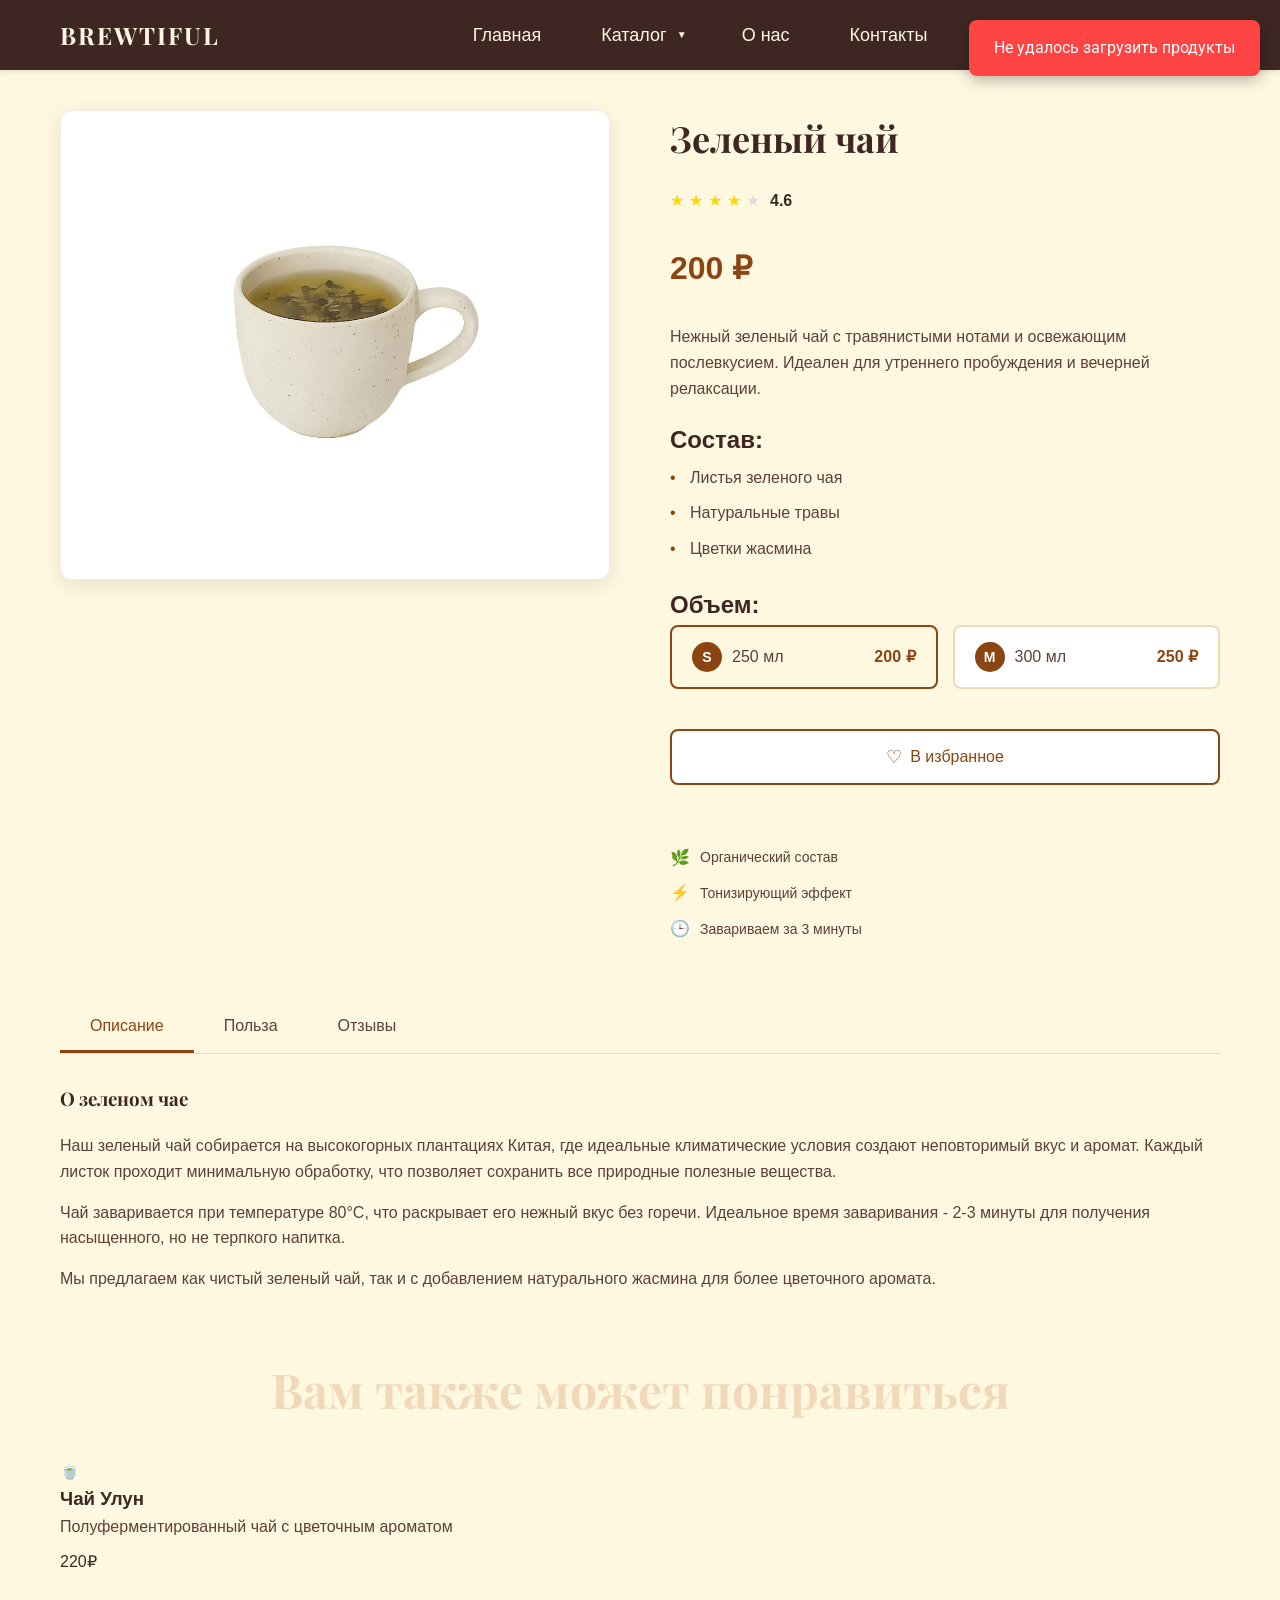
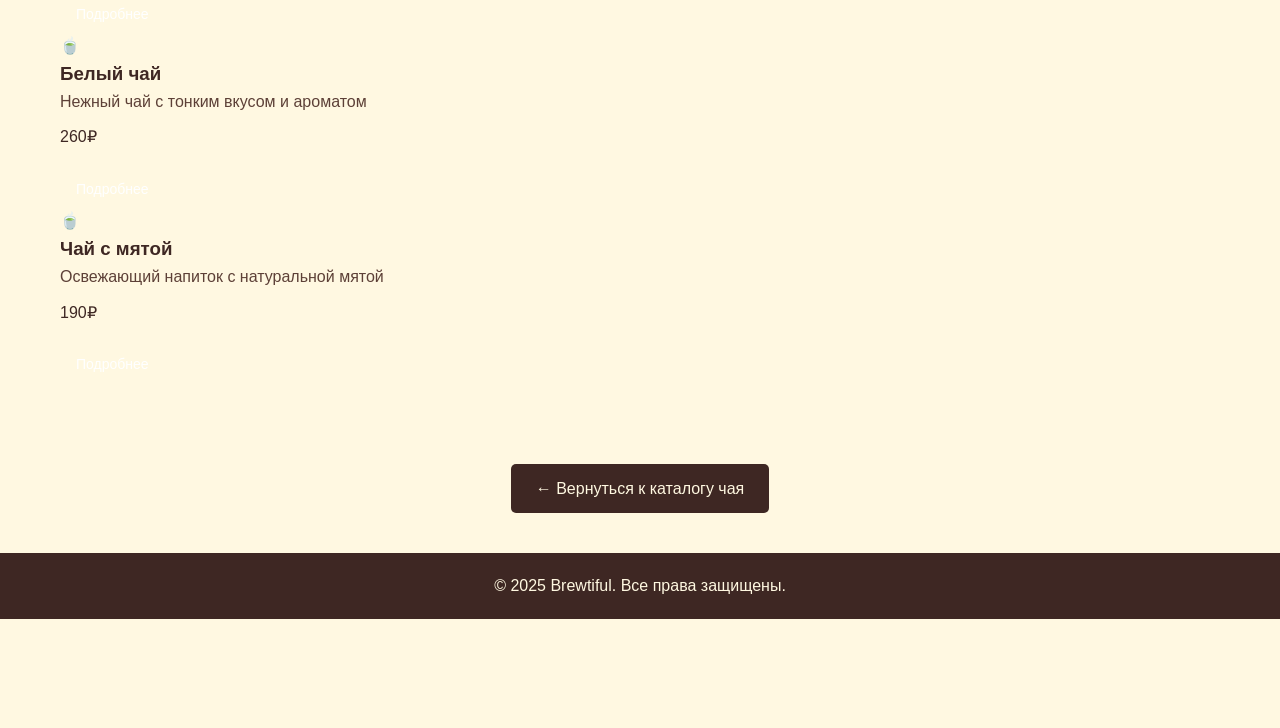
<file: prodtea.html>
<!DOCTYPE html>
<html lang="ru">
<head>
    
    <meta charset="UTF-8">
    <meta name="viewport" content="width=device-width, initial-scale=1.0">
    <title>Зеленый чай - Brewtiful</title>
    <link href="https://fonts.googleapis.com/css2?family=Playfair+Display:wght@400;700&family=Roboto:wght@300;400;500&display=swap" rel="stylesheet">
    <link rel="stylesheet" href="main.css">
    <link rel="stylesheet" href="product.css">
</head>
<body>
    <header>
        <div class="container">
            <div class="header-content">
                <div class="brand-name">Brewtiful</div>
                <nav>
                    <ul>
                        <li><a href="index.html">Главная</a></li>
                        <li>
                            <a class="catalog-dropdown-btn">Каталог </a>
                            <div class="dropdown-menu">
                                <a href="coffee.html">☕ Кофе</a>
                                <a href="tea.html">🍵 Чай</a>
                                <a href="desserts.html">🍰 Десерты</a>
                            </div>
                        </li>
                        <li><a href="aboutus.html">О нас</a></li>
                        <li><a href="index.html#contacts">Контакты</a></li>
                    </ul>
                </nav>
                <div class="header-actions">
                <a href="favorites.html" class="favorites-btn">🤎</a>
            </div>
            </div>
        </div>
    </header>

    <main class="product-page">
        <div class="container">
            <div class="product-layout">
                <div class="product-gallery">
                    <div class="main-image">
                        <img src="11.jpg" alt="Зеленый чай" id="mainProductImage">
                    </div>
                </div>

                <div class="product-info">
                    <h1 class="product-title">Зеленый чай</h1>
                    
                    <div class="product-rating">
                        <div class="stars">
                            <span class="star filled">★</span>
                            <span class="star filled">★</span>
                            <span class="star filled">★</span>
                            <span class="star filled">★</span>
                            <span class="star">★</span>
                            <span class="rating-value">4.6</span>
                        </div>
                    </div>

                    <div class="product-price">
                        <span class="current-price">200 ₽</span>
                    </div>

                    <div class="product-description">
                        <p>Нежный зеленый чай с травянистыми нотами и освежающим послевкусием. Идеален для утреннего пробуждения и вечерней релаксации.</p>
                    </div>

                    <div class="product-ingredients">
                        <h2>Состав:</h2>
                        <ul>
                            <li>Листья зеленого чая</li>
                            <li>Натуральные травы</li>
                            <li>Цветки жасмина</li>
                        </ul>
                    </div>

                    <div class="product-size">
                        <h2>Объем:</h2>
                        <div class="size-options">
                            <label class="size-option active" data-size="S" data-price="180">
                                <input type="radio" name="size" value="S" checked>
                                <span class="size-badge">S</span>
                                <span class="size-info">250 мл</span>
                                <span class="size-price">200 ₽</span>
                            </label>
                            <label class="size-option" data-size="M" data-price="250">
                                <input type="radio" name="size" value="M">
                                <span class="size-badge">M</span>
                                <span class="size-info">300 мл</span>
                                <span class="size-price">250 ₽</span>
                            </label>
                        </div>
                    </div>

                    <div class="product-actions">
                        <button class="add-to-favorites-btn" id="addToFavorites">
                            <span class="favorite-icon">♡</span>
                            <span class="favorite-text">В избранное</span>
                        </button>
                    </div>

                    <div class="product-features">
                        <div class="feature">
                            <span class="feature-icon">🌿</span>
                            <span class="feature-text">Органический состав</span>
                        </div>
                        <div class="feature">
                            <span class="feature-icon">⚡</span>
                            <span class="feature-text">Тонизирующий эффект</span>
                        </div>
                        <div class="feature">
                            <span class="feature-icon">🕒</span>
                            <span class="feature-text">Завариваем за 3 минуты</span>
                        </div>
                    </div>
                </div>
            </div>

            <div class="product-details">
                <div class="details-tabs">
                    <button class="tab-btn active" data-tab="description">Описание</button>
                    <button class="tab-btn" data-tab="nutrition">Польза</button>
                    <button class="tab-btn" data-tab="reviews">Отзывы</button>
                </div>

                <div class="tab-content">
                    <div class="tab-pane active" id="description">
                        <h3>О зеленом чае</h3>
                        <p>Наш зеленый чай собирается на высокогорных плантациях Китая, где идеальные климатические условия создают неповторимый вкус и аромат. Каждый листок проходит минимальную обработку, что позволяет сохранить все природные полезные вещества.</p>
                        <p>Чай заваривается при температуре 80°C, что раскрывает его нежный вкус без горечи. Идеальное время заваривания - 2-3 минуты для получения насыщенного, но не терпкого напитка.</p>
                        <p>Мы предлагаем как чистый зеленый чай, так и с добавлением натурального жасмина для более цветочного аромата.</p>
                    </div>

                    <div class="tab-pane" id="nutrition">
                        <h3>Польза для здоровья</h3>
                        <table class="nutrition-table">
                            <tr>
                                <td>Антиоксиданты</td>
                                <td>Высокое содержание</td>
                            </tr>
                            <tr>
                                <td>Витамины</td>
                                <td>C, B2, E, бета-каротин</td>
                            </tr>
                            <tr>
                                <td>Минералы</td>
                                <td>Кальций, магний, железо</td>
                            </tr>
                            <tr>
                                <td>Кофеин</td>
                                <td>Умеренное количество</td>
                            </tr>
                        </table>
                        <div class="benefits-info">
                            <h4>Полезные свойства:</h4>
                            <ul>
                                <li>Укрепление иммунной системы</li>
                                <li>Улучшение метаболизма</li>
                                <li>Антиоксидантное действие</li>
                                <li>Снижение уровня стресса</li>
                                <li>Улучшение концентрации</li>
                            </ul>
                        </div>
                    </div>

                    <div class="tab-pane" id="reviews">
                        <h3>Отзывы покупателей</h3>
                        <div class="review">
                            <div class="review-header">
                                <span class="review-author">Ольга</span>
                                <div class="review-rating">
                                    <span class="star filled">★</span>
                                    <span class="star filled">★</span>
                                    <span class="star filled">★</span>
                                    <span class="star filled">★</span>
                                    <span class="star filled">★</span>
                                </div>
                            </div>
                            <p class="review-text">Прекрасный зеленый чай! Не горчит, имеет нежный аромат. Пью каждое утро вместо кофе - заряд бодрости на весь день!</p>
                        </div>
                        <div class="review">
                            <div class="review-header">
                                <span class="review-author">Дмитрий</span>
                                <div class="review-rating">
                                    <span class="star filled">★</span>
                                    <span class="star filled">★</span>
                                    <span class="star filled">★</span>
                                    <span class="star filled">★</span>
                                    <span class="star">★</span>
                                </div>
                            </div>
                            <p class="review-text">Очень качественный чай. Чувствуется, что листья свежие и правильно обработанные. Рекомендую любителям зеленого чая.</p>
                        </div>
                        <div class="review">
                            <div class="review-header">
                                <span class="review-author">Светлана</span>
                                <div class="review-rating">
                                    <span class="star filled">★</span>
                                    <span class="star filled">★</span>
                                    <span class="star filled">★</span>
                                    <span class="star filled">★</span>
                                    <span class="star filled">★</span>
                                </div>
                            </div>
                            <p class="review-text">Пью этот чай уже месяц и заметила улучшение самочувствия. Кожа стала лучше, появилось больше энергии. Отличное качество!</p>
                        </div>
                    </div>
                </div>
            </div>

            <div class="related-products">
                <p class="section-title">Вам также может понравиться</p>
                <div class="products-grid">
                    <div class="product-card">
                        <div class="product-icon">🍵</div>
                        <h3 class="product-name">Чай Улун</h3>
                        <p class="product-description">Полуферментированный чай с цветочным ароматом</p>
                        <p class="product-price">220₽</p>
                        <a href="product-oolong.html" class="product-link">Подробнее</a>
                    </div>
                    <div class="product-card">
                        <div class="product-icon">🍵</div>
                        <h3 class="product-name">Белый чай</h3>
                        <p class="product-description">Нежный чай с тонким вкусом и ароматом</p>
                        <p class="product-price">260₽</p>
                        <a href="product-white-tea.html" class="product-link">Подробнее</a>
                    </div>
                    <div class="product-card">
                        <div class="product-icon">🍵</div>
                        <h3 class="product-name">Чай с мятой</h3>
                        <p class="product-description">Освежающий напиток с натуральной мятой</p>
                        <p class="product-price">190₽</p>
                        <a href="product-mint-tea.html" class="product-link">Подробнее</a>
                    </div>
                </div>
            </div>

            <div style="text-align: center; margin-top: 40px;">
                <a href="tea.html" class="back-button">← Вернуться к каталогу чая</a>
            </div>
        </div>
    </main>

    <footer>
        <div class="container">
            <p>&copy; 2025 Brewtiful. Все права защищены.</p>
        </div>
    </footer>

    <script src="app.js"></script>
    <script src="prod3.js"></script>
</body>
</html>
</file>
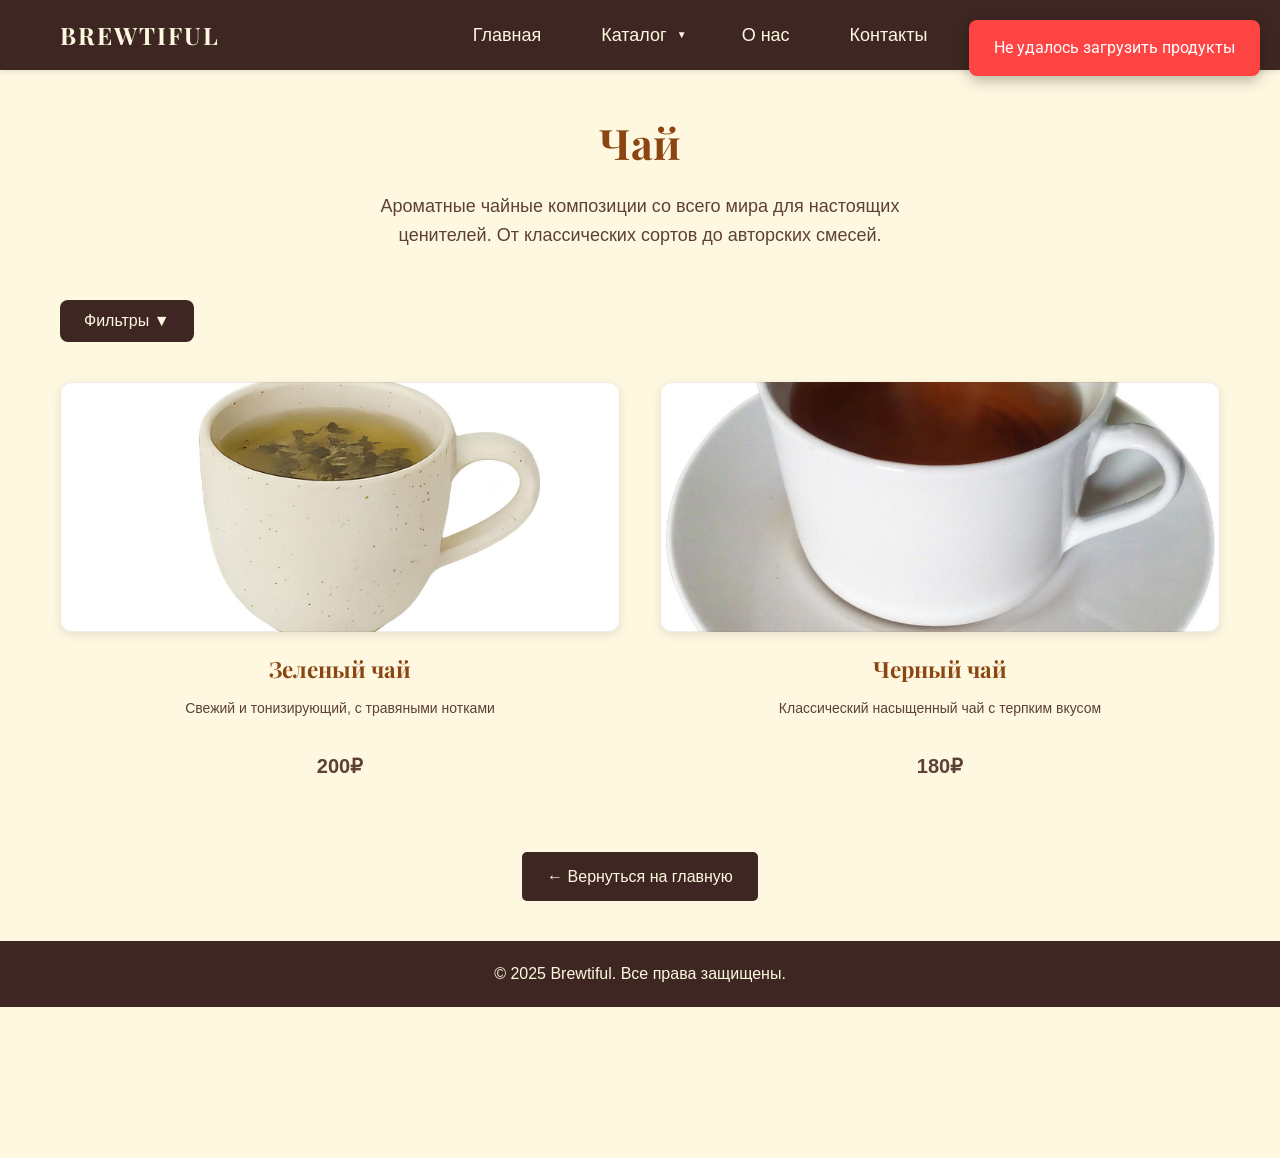
<file: tea.html>
<!DOCTYPE html>
<html lang="ru">
<head>
    
    <meta charset="UTF-8">
    <meta name="viewport" content="width=device-width, initial-scale=1.0">
    <title>Brewtiful - Чай</title>
    <link href="https://fonts.googleapis.com/css2?family=Playfair+Display:wght@400;700&family=Roboto:wght@300;400;500&display=swap" rel="stylesheet">
    <link rel = "stylesheet" href = "main.css">
    <link rel="stylesheet" href="category.css">
</head>
<body>
    <header>
        <div class="container">
            <div class="header-content">
            <div class="brand-name">Brewtiful</div>
            <nav>
                <ul>
                    <li><a href="index.html">Главная</a></li>
                    <li>
                        <a class="catalog-dropdown-btn">Каталог </a>
                        <div class="dropdown-menu">
                             <a href="coffee.html">☕ Кофе</a>
                            <a href="tea.html">🍵 Чай</a>
                            <a href="desserts.html">🍰 Десерты</a>
                        </div>
                    </li>
                    <li><a href="aboutus.html">О нас</a></li>
                    <li><a href="index.html#contacts">Контакты</a></li>
                </ul>
            </nav>
            <div class="header-actions">
                <a href="favorites.html" class="favorites-btn">🤎</a>
            </div>
        </div>
        </div>
    </header>

    <main class="category-page">
        <div class="container">
            <div class="category-header">
                <h1 class="category-title">Чай</h1>
                <p class="category-description">Ароматные чайные композиции со всего мира для настоящих ценителей. От классических сортов до авторских смесей.</p>
            </div>
            <div class="filters-section">
                <button class="filters-toggle">Фильтры ▼</button>
                <div class="filters-content">
                    <div class="filter-group">
                        <p class="filter-title">Цена</p>
                        <div class="price-range">
                            <span>0₽</span>
                            <input type="range" min="0" max="500" value="500" class="price-slider">
                            <span>500₽</span>
                        </div>
                        <div class="price-display">До: 500₽</div>
                    </div>
                    
                    <div class="filter-group">
                        <p class="filter-title">Оценка</p>
                        <div class="rating-filter">
                            <label class="rating-option">
                                <input type="checkbox" name="rating" value="5">
                                <span class="rating-stars">★★★★★</span> 5 звезд
                            </label>
                            <label class="rating-option">
                                <input type="checkbox" name="rating" value="4">
                                <span class="rating-stars">★★★★☆</span> 4+ звезды
                            </label>
                            <label class="rating-option">
                                <input type="checkbox" name="rating" value="3">
                                <span class="rating-stars">★★★☆☆</span> 3+ звезды
                            </label>
                        </div>
                    </div>
                    
                    <div class="filter-group">
                        <p class="filter-title">Размер</p>
                        <div class="size-filter">
                            <label class="size-option">
                                <input type="checkbox" name="size" value="small">
                                <span class="size-badge">S</span> Маленький
                            </label>
                            <label class="size-option">
                                <input type="checkbox" name="size" value="medium">
                                <span class="size-badge">M</span> Средний
                            </label>
                            <label class="size-option">
                                <input type="checkbox" name="size" value="large">
                                <span class="size-badge">L</span> Большой
                            </label>
                        </div>
                    </div>
                    
                    <div class="filter-actions">
                        <button class="apply-filters">Применить</button>
                        <button class="reset-filters">Сбросить</button>
                    </div>
                </div>
            </div>

            <div class="products-grid">
    <div class="product-item" data-price="200" data-rating="5">
        <div class="product-card" style="background: url('11.jpg') no-repeat center center; background-size: cover;">
            
        </div>
        <div class="product-info">
            <a href="prodtea.html" class="product-name-link">
                <p class="product-name">Зеленый чай</p>
            </a>
            <p class="product-description">Свежий и тонизирующий, с травяными нотками</p>
            <p class="product-price">200₽</p>
        </div>
    </div>
    
    <div class="product-item" data-price="180" data-rating="4">
        <div class="product-card" style="background: url('13.jpg') no-repeat center center; background-size: cover;">
        
        </div>
        <div class="product-info">
            <p class="product-name">Черный чай</p>
            <p class="product-description">Классический насыщенный чай с терпким вкусом</p>
            <p class="product-price">180₽</p>
        </div>
    </div>
</div>
    
            </div>

            <div style="text-align: center;">
                <a href="index.html" class="back-button">← Вернуться на главную</a>
            </div>
        </div>
    </main>

    <footer>
        <div class="container">
            <p>&copy; 2025 Brewtiful. Все права защищены.</p>
        </div>
    </footer>

    <script src="app.js"></script>
</body>
</html>
</file>
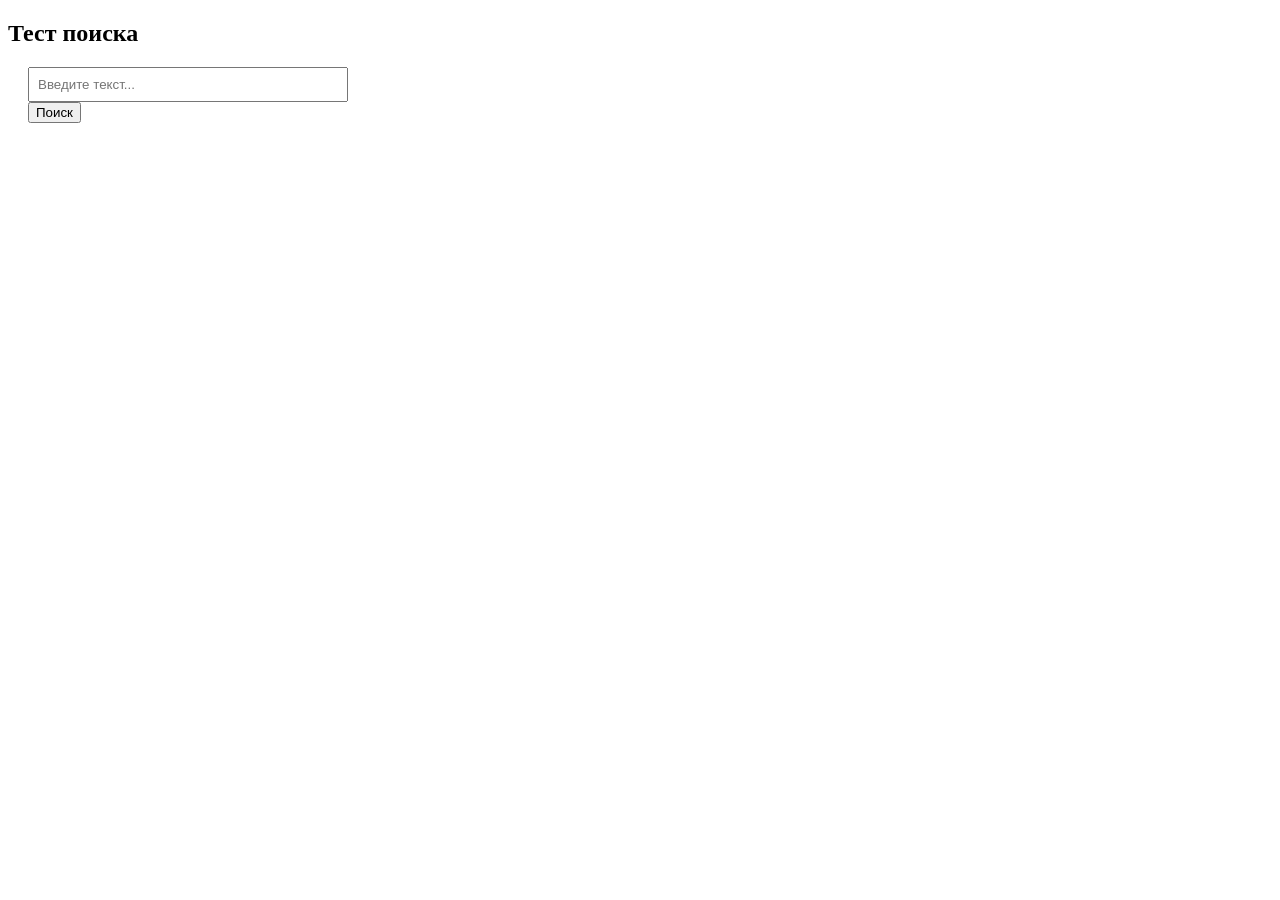
<file: test_search.html>
<!DOCTYPE html>
<html lang="ru">
<head>
    
    <meta charset="UTF-8">
    <title>Тест поиска</title>
    <style>
        .search-container { position: relative; width: 300px; margin: 20px; }
        .search-input { width: 100%; padding: 8px; }
        .search-results { position: absolute; background: white; border: 1px solid #ccc; width: 100%; display: none; }
        .search-results.active { display: block; }
        .search-result-item { padding: 8px; cursor: pointer; }
        .search-result-item:hover { background: #f0f0f0; }
    </style>
</head>
<body>
    <h2>Тест поиска</h2>
    <div class="search-container">
        <input type="text" class="search-input" id="searchInput" placeholder="Введите текст...">
        <button id="searchButton">Поиск</button>
        <div class="search-results" id="searchResults"></div>
    </div>
    <div id="result"></div>

    <script>
        const API_BASE_URL = 'http://45.131.214.123:7070/api';
        
        document.getElementById('searchInput').addEventListener('input', function(e) {
            console.log('Ввод:', e.target.value);
            const results = document.getElementById('searchResults');
            results.innerHTML = '<div class="search-result-item">Тест 1</div><div class="search-result-item">Тест 2</div>';
            results.classList.add('active');
        });

        document.getElementById('searchButton').addEventListener('click', function() {
            alert('Поиск: ' + document.getElementById('searchInput').value);
        });
    </script>
</body>
</html>
</file>
<file: main.css>
* {
    margin: 0;
    padding: 0;
    box-sizing: border-box;
    font-family: 'Arial', sans-serif;
}

body {
    background-color: #FFF8E1;
    color: #3E2723;
    line-height: 1.6;
}

.container {
    max-width: 1200px;
    margin: 0 auto;
    padding: 0 20px;
    z-index: 2;
}

header {
    background-color: #3E2723;
    padding: 15px 0;
    box-shadow: 0 2px 5px rgba(0,0,0,0.1);
    position: relative;
    z-index: 1000;
}

.header-content {
    display: flex;
    justify-content: space-between;
    align-items: center;
}

.brand-name {
    color: #FFF8E1;
    font-family: 'Playfair Display', serif;
    font-size: 24px;
    font-weight: 700;
    letter-spacing: 2px;
    text-transform: uppercase;
    white-space: nowrap;
}

.favorites-btn {
    font-size: 24px;
    text-decoration: none;
    padding: 8px 12px;
    border-radius: 50%;
    transition: all 0.3s ease;
    display: flex;
    align-items: center;
    justify-content: center;
    width: 40px;
    height: 40px;
}

.header-actions {
    display: flex;
    align-items: center;
}

.favorites-btn:hover {
    background: rgba(255, 255, 255, 0.1);
    transform: scale(1.1);
}

nav {
    flex: 1;
    display: flex;
    justify-content: center;
}

nav ul {
    display: flex;
    list-style: none;
    gap: 50px;
    margin: 0;
    padding: 0;
}

nav ul li a {
    color: #FFF8E1;
    text-decoration: none;
    font-size: 18px;
    transition: color 0.3s;
    padding: 10px 5px;
    position: relative;
}

nav ul li a:hover {
    color: #f0d8b8;
}

nav ul li a::after {
    content: '';
    position: absolute;
    width: 0;
    height: 2px;
    bottom: 0;
    left: 50%;
    background-color: #f0d8b8;
    transition: all 0.3s ease;
    transform: translateX(-50%);
}

nav ul li a:hover::after {
    width: 100%;
}

nav ul li {
    position: relative;
}

.dropdown-menu {
    position: absolute;
    top: 100%;
    left: 0;
    background: #FFF8E1;
    min-width: 200px;
    box-shadow: 0 5px 15px rgba(0,0,0,0.2);
    border-radius: 8px;
    opacity: 0;
    visibility: hidden;
    transform: translateY(-10px);
    transition: all 0.3s ease;
    z-index: 1001;
}

.dropdown-menu.active {
    opacity: 1;
    visibility: visible;
    transform: translateY(0);
}

.dropdown-menu a {
    display: block;
    padding: 12px 20px;
    color: #3E2723 !important;
    text-decoration: none;
    border-bottom: 1px solid rgba(62, 39, 35, 0.1);
    transition: background 0.3s;
}

.dropdown-menu a:hover {
    background: #f0d8b8;
}

.dropdown-menu a:last-child {
    border-bottom: none;
}

.catalog-dropdown-btn {
    position: relative;
    padding-right: 20px !important;
}

.catalog-dropdown-btn::before {
    content: '▼';
    position: absolute;
    right: 0;
    top: 50%;
    transform: translateY(-50%);
    font-size: 10px;
    transition: transform 0.3s ease;
    display: inline-block;
}

.catalog-dropdown-btn.active::before {
    transform: translateY(-50%) rotate(180deg);
}

footer {
    background-color: #3E2723;
    color: #FFF8E1;
    text-align: center;
    padding: 20px 0;
}

.section-title {
    font-size: 3em;
    font-weight: bold;
    text-align: center;
    margin-bottom: 30px;
    color: #f0d8b8;
    font-family: 'Playfair Display', serif;
}

.back-button {
    display: inline-block;
    background-color: #3E2723;
    color: #FFF8E1;
    padding: 12px 25px;
    border-radius: 5px;
    text-decoration: none;
    font-size: 16px;
    transition: background-color 0.3s;
    margin-top: 20px;
}

.back-button:hover {
    background-color: #6b3300;
    color: #FFF8E1;
}
</file>
<file: index.css>
.hero {
    position: relative;
    width: 100%;
    height: 91vh;
    min-height: 500px;
    overflow: hidden;
}

.hero img {
    width: 100%;
    height: 100%;
    object-fit: cover;
    display: block;
}

.hero-content {
    position: absolute;
    top: 50%;
    left: 50%;
    transform: translate(-50%, -50%);
    text-align: center;
    width: 100%;
    z-index: 2;
    color: #FFF8E1;
}

.hero h1 {
    font-size: 4rem;
    margin-bottom: 20px;
    text-shadow: 2px 2px 8px rgba(0,0,0,0.7);
    font-family: 'Playfair Display', serif;
    text-transform: uppercase;
    font-weight: 700;
}

.hero p {
    font-size: 1.5rem;
    text-shadow: 1px 1px 2px rgba(0,0,0,0.7);
    font-family: 'Arial', serif;
}

.hero::after {
    content: '';
    position: absolute;
    top: 0;
    left: 0;
    right: 0;
    bottom: 0;
    background: rgba(62, 39, 35, 0.3);
    z-index: 1;
}

.background-sections {
    position: relative;
}

.background-image {
    position: absolute;
    top: 0;
    left: 0;
    width: 100%;
    height: 100%;
    object-fit: cover;
    z-index: 1;
}

.promotions {
    background-color: #fff;
    position: relative;
    padding: 50px 0 30px 0;
    overflow: hidden;
}

.promotions img {
    position: absolute;
    top: 0;
    left: 0;
    width: 100%;
    height: 100%;
    object-fit: cover;
    z-index: 1;
}

.promotions .container {
    position: relative;
    z-index: 2;
}

.promotion-title {
    font-weight: bold;
    font-size: 1.2em;
    margin-bottom: 10px;
    color: #8B4513;
}

.promotions-grid {
    display: grid;
    grid-template-columns: repeat(auto-fit, minmax(300px, 1fr));
    gap: 30px;
}

.promotion-item {
    background-color: rgba(255, 248, 225);
    padding: 30px;
    border-radius: 8px;
    text-align: center;
    box-shadow: 0 5px 15px rgba(0,0,0,0.1);
    transition: transform 0.3s, box-shadow 0.3s;
    border: 1px solid rgba(139, 69, 19, 0.1);
    z-index: 1;
}

.promotion-item:hover {
    transform: translateY(-5px);
    box-shadow: 0 10px 25px rgba(0,0,0,0.15);
}

.about {
    padding: 30px 0 50px 0;
    background-color: #5D4037;
    position: relative;
}

.about-bg {
    position: absolute;
    top: 0;
    left: 0;
    width: 100%;
    height: 100%;
    object-fit: cover;
    opacity: 0.1;
}

.about-content {
    max-width: 800px;
    margin: 0 auto;
    text-align: center;
    font-size: 18px;
    line-height: 1.8;
    color: #5D4037;
    position: relative;
    z-index: 2;
}

.about-content p {
    background-color: #F0D8B8;
    padding: 30px;
    border-radius: 8px;
    backdrop-filter: blur(5px);
}

.contacts {
    padding: 30px 0;
    background-color: #3E2723;
    text-align: center;
    position: relative;
    overflow: hidden;
}

.contacts-bg {
    position: absolute;
    top: 0;
    left: 0;
    width: 100%;
    height: 100%;
    object-fit: cover;
    opacity: 0.1;
}

.contacts .container {
    position: relative;
    z-index: 2;
}

.contact-info {
    font-size: 18px;
    margin-bottom: 30px;
    color: #5D4037;
    background-color: #FFF8E1;
    padding: 20px;
    border-radius: 8px;
    display: inline-block;
}

.contacts::before {
    content: '';
    position: absolute;
    top: 50%;
    left: 50%;
    transform: translate(-50%, -50%);
    width: 100%;
    height: 1200px;
    background: radial-gradient(
        circle at center,
        rgba(240, 216, 184, 0.4) 10%,
        rgba(93, 64, 55, 0.8) 50%,
        rgba(62, 39, 35) 70%
    );
    border-radius: 50%;
    z-index: 2;
}
</file>
<file: about.css>
.hero {
    position: relative;
    text-align: center;
    padding: 6rem 0;
    background: url('2.jpg');
    background-size: cover;
    background-position: center;
    color: #FFF8E1;
    border-radius: 15px;
    margin-bottom: 3rem;
    min-height: 500px;
    display: flex;
    flex-direction: column;
    justify-content: center;
    align-items: center;
}

.hero h1 {
    font-size: 3.5rem;
    margin-bottom: 2rem;
    position: relative;
    z-index: 2;
    text-shadow: 2px 2px 4px rgba(0, 0, 0, 0.7);
}

.hero p {
    font-size: 1.3rem;
    max-width: 600px;
    margin: 0 auto;
    position: relative;
    z-index: 2;
    text-shadow: 1px 1px 3px rgba(0, 0, 0, 0.7);
}

        .section {
            padding: 3rem;
            margin-bottom: 2rem;
            border-radius: 15px;
        }

        .section h2 {
            color: #8B4513;
            font-size: 2.2rem;
            margin-bottom: 1.5rem;
            text-align: center;
            border-bottom: 3px solid #3E2723;
            padding-bottom: 0.5rem;
            display: inline-block;
        }

        .section-center {
            text-align: center;
        }

        .history-content {
            display: grid;
            grid-template-columns: 1fr 1fr;
            gap: 3rem;
            align-items: center;
        }

        .history-text {
            font-size: 1.1rem;
        }

        .history-image {
            line-height: 0;
            border-radius: 10px;
            overflow: hidden;
            box-shadow: 0 10px 20px rgba(0,0,0,0.2);
        }

        .history-image img {
            width: 100%;
            height: 400px;
            object-fit: cover;
            transition: transform 0.3s ease;
        }

        .history-image:hover img {
            transform: scale(1.05);
        }

        .values-grid {
            display: grid;
            grid-template-columns: repeat(auto-fit, minmax(250px, 1fr));
            gap: 2rem;
            margin-top: 2rem;
        }

        .value-card {
            text-align: center;
            color: #FFF8E1;
            padding: 2rem;
            background: #5D4037;
            border-radius: 10px;
            transition: transform 0.3s ease;
        }

        .value-card:hover {
            transform: translateY(-5px);
        }

        .value-icon {
            font-size: 3rem;
            margin-bottom: 1rem;
        }

        .value-card h3 {
            color: #FFF8E1;
            margin-bottom: 1rem;
        }

        .benefits-list {
            max-width: 800px;
            margin: 0 auto;
        }

        .benefit-item {
            display: flex;
            align-items: center;
            gap: 1.5rem;
            margin-bottom: 1.5rem;
            padding: 1rem;
            background: #f8f5f0;
            border-radius: 8px;
            transition: background 0.3s ease;
        }

        .benefit-item:hover {
            background: #e8e0d5;
        }

        .benefit-number {
            background: #8B4513;
            color: white;
            width: 40px;
            height: 40px;
            border-radius: 50%;
            display: flex;
            align-items: center;
            justify-content: center;
            font-weight: bold;
            flex-shrink: 0;
        }

        .stats-table {
            width: 100%;
            border-collapse: collapse;
            margin-top: 2rem;
            box-shadow: 0 5px 15px rgba(0,0,0,0.1);
        }

        .stats-table th,
        .stats-table td {
            padding: 1rem;
            text-align: left;
            border-bottom: 1px solid #ddd;
        }

        .stats-table th {
            background: #8B4513;
            color: white;
            font-weight: 600;
        }

        .stats-table tr:nth-child(even) {
            background: #f8f5f0;
        }

        .stats-table tr:hover {
            background: #e8e0d5;
        }

        .gallery {
            display: grid;
            grid-template-columns: repeat(auto-fit, minmax(250px, 1fr));
            gap: 1rem;
            margin-top: 2rem;
        }

        .gallery-item {
            line-height: 0;
            border-radius: 10px;
            overflow: hidden;
            box-shadow: 0 5px 15px rgba(0,0,0,0.1);
            transition: transform 0.3s ease;
        }

        .gallery-item:hover {
            transform: scale(1.05);
        }

        .gallery-item img {
            width: 100%;
            height: 200px;
            object-fit: cover;
        }

        .contact-info {
            color: #FFF8E1;
            display: grid;
            grid-template-columns: repeat(auto-fit, minmax(250px, 1fr));
            gap: 2rem;
            margin-top: 2rem;
        }

        .contact-card {
            text-align: center;
            padding: 2rem;
            background: #5D4037;
            border-radius: 10px;
        }

        .contact-icon {
            font-size: 2.5rem;
            margin-bottom: 1rem;
            color: #8B4513;
        }

.gallery-carousel {
    margin: 40px 0;
}

.carousel-container {
    position: relative;
    max-width: 800px;
    margin: 0 auto 20px;
    overflow: hidden;
    border-radius: 15px;
    box-shadow: 0 10px 30px rgba(0,0,0,0.2);
}

.main-slide {
    width: 100%;
    height: 500px;
    overflow: hidden;
}

.main-slide img {
    width: 100%;
    height: 100%;
    object-fit: cover;
    transition: transform 0.3s ease;
}

.carousel-btn {
    position: absolute;
    top: 50%;
    transform: translateY(-50%);
    background: rgba(139, 69, 19, 0.8);
    color: white;
    border: none;
    width: 50px;
    height: 50px;
    border-radius: 50%;
    font-size: 20px;
    cursor: pointer;
    transition: all 0.3s ease;
    z-index: 10;
}

.carousel-btn:hover {
    background: rgba(139, 69, 19, 1);
    transform: translateY(-50%) scale(1.1);
}

.carousel-prev {
    left: 20px;
}

.carousel-next {
    right: 20px;
}

.carousel-thumbnails {
    display: flex;
    justify-content: center;
    gap: 15px;
    padding: 10px;
    flex-wrap: wrap;
}

.thumbnail {
    width: 100px;
    height: 80px;
    border-radius: 8px;
    overflow: hidden;
    cursor: pointer;
    border: 3px solid transparent;
    transition: all 0.3s ease;
    opacity: 0.7;
}

.thumbnail:hover {
    opacity: 1;
    transform: scale(1.05);
}

.thumbnail.active {
    border-color: #8B4513;
    opacity: 1;
    transform: scale(1.1);
}

.thumbnail img {
    width: 100%;
    height: 100%;
    object-fit: cover;
}

.main-slide:hover img {
    transform: scale(1.02);
}
</file>
<file: category.css>
.category-page {
    padding: 40px 0;
    background-color: #FFF8E1;
    min-height: 80vh;
}

.category-header {
    text-align: center;
    margin-bottom: 50px;
}

.category-title {
    font-size: 42px;
    color: #8B4513;
    font-family: 'Playfair Display', serif;
    margin-bottom: 15px;
}

.category-description {
    font-size: 18px;
    color: #5D4037;
    max-width: 600px;
    margin: 0 auto;
}

.products-grid {
    display: grid;
    grid-template-columns: repeat(auto-fit, minmax(280px, 1fr));
    gap: 40px;
    margin-bottom: 50px;
}

.product-item {
    display: flex;
    flex-direction: column;
    align-items: center;
    text-align: center;
    transition: all 0.3s ease;
    transform-origin: center;
}

.product-card {
    position: relative;
    width: 100%;
    height: 250px;
    background: white;
    border-radius: 12px;
    overflow: hidden;
    box-shadow: 0 3px 10px rgba(0,0,0,0.1);
    transition: transform 0.3s, box-shadow 0.3s;
    border: 1px solid rgba(139, 69, 19, 0.1);
    margin-bottom: 20px;
}

.product-card:hover {
    transform: translateY(-5px);
    box-shadow: 0 5px 20px rgba(0,0,0,0.15);
}

.product-content {
    width: 100%;
    height: 100%;
    display: flex;
    align-items: center;
    justify-content: center;
}

.product-info {
    width: 100%;
    padding: 0 10px;
}

.product-name-link {
    text-decoration: none;
    color: inherit;
    display: block;
    margin-bottom: 8px;
}

.product-name {
    font-size: 1.4em;
    font-weight: bold;
    margin-bottom: 10px;
    color: #8B4513;
    font-family: 'Playfair Display', serif;
    transition: color 0.3s ease;
}

.product-name-link:hover .product-name {
    color: #6b3300;
    text-decoration: underline;
}

.product-description {
    font-size: 14px;
    color: #5D4037;
    margin-bottom: 12px;
    line-height: 1.5;
    min-height: 40px;
}

.product-price {
    font-size: 20px;
    color: #5D4037;
    font-weight: 600;
    margin-top: 5px;
}

.filters-section {
    margin: 40px 0;
    position: relative;
}

.filters-toggle {
    background: #3E2723;
    color: #FFF8E1;
    border: none;
    padding: 12px 24px;
    border-radius: 8px;
    cursor: pointer;
    font-size: 16px;
    transition: all 0.3s ease;
    display: flex;
    align-items: center;
    gap: 8px;
}

.filters-toggle:hover {
    background: #6b3300;
}

.filters-toggle.active {
    background: #6b3300;
}

.filters-content {
    background: #3E2723;
    border-radius: 12px;
    padding: 0;
    margin-top: 15px;
    box-shadow: 0 5px 20px rgba(0,0,0,0.1);
    max-height: 0;
    overflow: hidden;
    transition: all 0.3s ease;
    opacity: 0;
}

.filters-content.active {
    max-height: 500px;
    opacity: 1;
    padding: 25px;
}

.filter-group {
    margin-bottom: 25px;
    padding-bottom: 20px;
    border-bottom: 1px solid rgba(139, 69, 19, 0.1);
}

.filter-group:last-child {
    border-bottom: none;
    margin-bottom: 0;
}

.filter-title {
    font-weight: bold;
    font-size: 1.1em;
    margin-bottom: 15px;
    color: #FFF8E1;
    font-family: 'Playfair Display', serif;
    font-size: 18px;
}

.price-range {
    display: flex;
    align-items: center;
    gap: 15px;
    margin-bottom: 10px;
}

.price-range span {
    color: #FFF8E1;
    font-size: 14px;
    min-width: 40px;
}

.price-slider {
    flex: 1;
    height: 6px;
    background: #F0D8B8;
    border-radius: 3px;
    outline: none;
    -webkit-appearance: none;
}

.price-slider::-webkit-slider-thumb {
    -webkit-appearance: none;
    width: 20px;
    height: 20px;
    background: #8B4513;
    border-radius: 50%;
    cursor: pointer;
    transition: all 0.3s ease;
}

.price-slider::-webkit-slider-thumb:hover {
    background: #6b3300;
    transform: scale(1.1);
}

.price-display {
    text-align: center;
    color: #FFF8E1;
    font-weight: 500;
    font-size: 14px;
    margin-top: 5px;
}

.rating-filter {
    display: flex;
    flex-direction: column;
    gap: 12px;
}

.rating-option {
    color: #FFF8E1;
    display: flex;
    align-items: center;
    gap: 10px;
    cursor: pointer;
    padding: 8px 12px;
    border-radius: 6px;
    transition: background 0.3s ease;
}

.rating-option:hover {
    background: #5D4037;
}

.rating-option input[type="checkbox"] {
    margin: 0;
}

.rating-stars {
    color: #FFD700;
    font-size: 16px;
}

.size-filter {
    display: flex;
    flex-direction: column;
    gap: 12px;
}

.size-option {
    background: #FFF8E1;
    display: flex;
    align-items: center;
    gap: 10px;
    cursor: pointer;
    padding: 8px 12px;
    border-radius: 6px;
    transition: background 0.3s ease;
}

.size-option:hover {
    background: #F0D8B8;
}

.size-option input[type="checkbox"] {
    margin: 0;
}

.size-badge[style] {
    display: inline-flex;
    align-items: center;
    justify-content: center;
    width: 24px;
    height: 24px;
    background: #FFF8E1 !important;
    color: white !important;
    border-radius: 4px;
    font-size: 12px;
    font-weight: bold;
}

.filter-actions {
    display: flex;
    gap: 15px;
    margin-top: 20px;
}

.apply-filters, .reset-filters {
    flex: 1;
    padding: 12px 24px;
    border: none;
    border-radius: 6px;
    cursor: pointer;
    font-size: 14px;
    font-weight: 500;
    transition: all 0.3s ease;
}

.apply-filters {
    background: #8B4513;
    color: #FFF8E1;
}

.apply-filters:hover {
    background: #6b3300;
}

.reset-filters {
    background: #F0D8B8;
    color: #5D4037;
    border: 1px solid rgba(139, 69, 19, 0.2);
}

.reset-filters:hover {
    background: #e5c9a0;
}

.product-item.hidden {
    display: none;
}
.product-item:hover {
    transform: scale(1.05);
    box-shadow: 0 10px 25px rgba(0,0,0,0.2);
    z-index: 10;
}

/* Стили для всплывающего окна */
.product-tooltip {
    position: absolute;
    z-index: 10000;
    background: white;
    border-radius: 12px;
    box-shadow: 0 10px 30px rgba(0,0,0,0.2);
    border: 1px solid #8B4513;
    min-width: 250px;
    max-width: 300px;
    opacity: 0;
    visibility: hidden;
    transition: opacity 0.3s ease, visibility 0.3s ease, transform 0.3s ease;
    pointer-events: none;
    transform: translateY(10px);
}

.product-tooltip.visible {
    opacity: 1;
    visibility: visible;
    transform: translateY(0);
}

.tooltip-content {
    padding: 15px;
    position: relative;
}

.tooltip-content::before {
    content: '';
    position: absolute;
    top: -10px;
    left: 20px;
    border-width: 0 10px 10px 10px;
    border-style: solid;
    border-color: transparent transparent #8B4513 transparent;
    filter: drop-shadow(0 -2px 5px rgba(0,0,0,0.1));
}

.tooltip-content::after {
    content: '';
    position: absolute;
    top: -8px;
    left: 21px;
    border-width: 0 9px 9px 9px;
    border-style: solid;
    border-color: transparent transparent white transparent;
}

.tooltip-header {
    display: flex;
    justify-content: space-between;
    align-items: center;
    margin-bottom: 12px;
    padding-bottom: 8px;
    border-bottom: 2px solid #F0D8B8;
}

.tooltip-name {
    font-size: 18px;
    font-weight: bold;
    color: #8B4513;
    font-family: 'Playfair Display', serif;
}

.tooltip-rating {
    display: flex;
    align-items: center;
    gap: 5px;
}

.tooltip-rating .stars-container {
    display: flex;
    gap: 2px;
}

.tooltip-rating .star {
    color: #ddd;
    font-size: 14px;
}

.tooltip-rating .star.filled {
    color: #FFD700;
}

.tooltip-rating .rating-number {
    font-size: 12px;
    color: #5D4037;
    margin-left: 5px;
}

.tooltip-sizes,
.tooltip-ingredients {
    margin-bottom: 12px;
}

.tooltip-sizes:last-child,
.tooltip-ingredients:last-child {
    margin-bottom: 0;
}

.tooltip-label {
    display: block;
    font-size: 13px;
    font-weight: 600;
    color: #3E2723;
    margin-bottom: 6px;
    text-transform: uppercase;
    letter-spacing: 0.5px;
}

.sizes-container {
    display: flex;
    gap: 8px;
    flex-wrap: wrap;
}

.size-badge-tooltip {
    background: #8B4513;
    color: white;
    width: 28px;
    height: 28px;
    border-radius: 50%;
    display: flex;
    align-items: center;
    justify-content: center;
    font-size: 12px;
    font-weight: bold;
    box-shadow: 0 2px 5px rgba(139, 69, 19, 0.3);
}

.size-badge-tooltip.small {
    background: #D2691E;
}

.size-badge-tooltip.medium {
    background: #8B4513;
}

.size-badge-tooltip.large {
    background: #5D4037;
}

.ingredients-list {
    list-style: none;
    padding: 0;
    margin: 0;
    display: flex;
    flex-wrap: wrap;
    gap: 5px;
}

.ingredients-list li {
    background: #F0D8B8;
    color: #5D4037;
    padding: 4px 10px;
    border-radius: 20px;
    font-size: 12px;
    border: 1px solid rgba(139, 69, 19, 0.2);
}

@keyframes tooltipPulse {
    0% { transform: scale(1); }
    50% { transform: scale(1.02); }
    100% { transform: scale(1); }
}

.product-tooltip.visible {
    animation: tooltipPulse 0.3s ease;
}

/* Стили для поисковой строки */
.search-section {
    margin: 30px 0;
    position: relative;
    z-index: 100;
}

.search-container {
    position: relative;
    max-width: 600px;
    margin: 0 auto;
}

.search-wrapper {
    display: flex;
    align-items: center;
    background: white;
    border: 2px solid #F0D8B8;
    border-radius: 50px;
    overflow: hidden;
    transition: all 0.3s ease;
    box-shadow: 0 5px 15px rgba(0,0,0,0.05);
}

.search-wrapper:focus-within {
    border-color: #8B4513;
    box-shadow: 0 5px 20px rgba(139, 69, 19, 0.2);
    transform: translateY(-2px);
}

.search-input {
    flex: 1;
    padding: 15px 20px;
    border: none;
    outline: none;
    font-size: 16px;
    color: #3E2723;
    background: transparent;
    font-family: 'Roboto', sans-serif;
}

.search-input::placeholder {
    color: #A1887F;
    font-style: italic;
}

.search-button {
    width: 60px;
    height: 52px; /* Фиксированная высота */
    background: #8B4513;
    border: none;
    cursor: pointer;
    transition: all 0.3s ease;
    display: flex;
    align-items: center;
    justify-content: center;
    padding: 0;
    margin: 0;
}

.search-button:hover {
    background: #6b3300;
}

.search-icon {
    font-size: 20px;
    color: white;
    line-height: 1;
    display: inline-block;
}

/* Стили для выпадающего списка результатов */
.search-results {
    position: absolute;
    top: 100%;
    left: 0;
    right: 0;
    background: white;
    border-radius: 0 0 15px 15px;
    box-shadow: 0 10px 25px rgba(0,0,0,0.15);
    max-height: 300px;
    overflow-y: auto;
    z-index: 1000;
    display: none;
    border: 2px solid #8B4513;
    border-top: none;
    margin-top: -2px;
}

.search-results.active {
    display: block;
    animation: slideDown 0.3s ease;
}

@keyframes slideDown {
    from {
        opacity: 0;
        transform: translateY(-10px);
    }
    to {
        opacity: 1;
        transform: translateY(0);
    }
}

.search-result-item {
    padding: 12px 20px;
    cursor: pointer;
    transition: all 0.2s ease;
    border-bottom: 1px solid #F0D8B8;
    display: flex;
    align-items: center;
    gap: 12px;
}

.search-result-item:last-child {
    border-bottom: none;
}

.search-result-item:hover {
    background: #FFF8E1;
    padding-left: 25px;
}

.search-result-item.selected {
    background: #F0D8B8;
    border-left: 4px solid #8B4513;
}

.result-icon {
    font-size: 20px;
    width: 30px;
    height: 30px;
    display: flex;
    align-items: center;
    justify-content: center;
    background: #FFF8E1;
    border-radius: 50%;
    color: #8B4513;
    flex-shrink: 0;
}

.result-info {
    flex: 1;
    min-width: 0; /* Для правильного обрезания текста */
}

.result-name {
    font-weight: 600;
    color: #3E2723;
    margin-bottom: 4px;
    white-space: nowrap;
    overflow: hidden;
    text-overflow: ellipsis;
}

.result-price {
    font-size: 14px;
    color: #8B4513;
    font-weight: 500;
}

.result-category {
    font-size: 12px;
    color: #A1887F;
    background: #FFF8E1;
    padding: 4px 10px;
    border-radius: 20px;
    white-space: nowrap;
    flex-shrink: 0;
}

.no-search-results {
    padding: 30px 20px;
    text-align: center;
    color: #A1887F;
    font-style: italic;
    font-size: 16px;
}

.search-highlight {
    background: #FFE5B4;
    font-weight: 600;
    color: #8B4513;
    padding: 2px 4px;
    border-radius: 3px;
}
/* Стили для двойного ползунка */
.price-range {
    padding: 20px 0 10px;
}

.dual-range-slider {
    position: relative;
    width: 100%;
    height: 40px;
    margin-bottom: 20px;
}

.slider-track {
    position: absolute;
    width: 100%;
    height: 6px;
    background: #F0D8B8;
    border-radius: 3px;
    top: 50%;
    transform: translateY(-50%);
    z-index: 1;
}

.range-slider {
    position: absolute;
    width: 100%;
    height: 40px;
    background: none;
    pointer-events: none;
    -webkit-appearance: none;
    appearance: none;
    z-index: 2;
}

.range-slider::-webkit-slider-thumb {
    -webkit-appearance: none;
    appearance: none;
    width: 20px;
    height: 20px;
    background: #8B4513;
    border-radius: 50%;
    cursor: pointer;
    pointer-events: auto;
    box-shadow: 0 2px 10px rgba(0,0,0,0.3);
    border: 2px solid white;
    transition: all 0.2s ease;
    margin-top: -7px;
    position: relative;
    z-index: 3;
}

.range-slider::-moz-range-thumb {
    width: 20px;
    height: 20px;
    background: #8B4513;
    border-radius: 50%;
    cursor: pointer;
    pointer-events: auto;
    box-shadow: 0 2px 10px rgba(0,0,0,0.3);
    border: 2px solid white;
    transition: all 0.2s ease;
}

.range-slider::-webkit-slider-thumb:hover {
    background: #6b3300;
    transform: scale(1.15);
}

.range-slider::-moz-range-thumb:hover {
    background: #6b3300;
    transform: scale(1.15);
}

.range-slider::-webkit-slider-runnable-track {
    width: 100%;
    height: 6px;
    background: transparent;
    border: none;
}

.range-slider::-moz-range-track {
    width: 100%;
    height: 6px;
    background: transparent;
    border: none;
}

/* Стили для отображения цен */
.price-values {
    display: flex;
    justify-content: space-between;
    align-items: center;
    background: rgba(255, 255, 255, 0.1);
    padding: 10px 15px;
    border-radius: 30px;
    color: #FFF8E1;
}

.min-value,
.max-value {
    font-weight: 700;
    color: #FFD700;
    font-size: 18px;
    background: rgba(0, 0, 0, 0.2);
    padding: 5px 15px;
    border-radius: 20px;
}

.price-values span:not(.min-value):not(.max-value) {
    color: #FFF8E1;
    font-size: 16px;
}
</file>
<file: favorites.css>
.category-page {
    padding: 40px 0;
    background-color: #FFF8E1;
    min-height: 80vh;
}

.category-header {
    text-align: center;
    margin-bottom: 50px;
}

.category-title {
    font-size: 42px;
    color: #8B4513;
    font-family: 'Playfair Display', serif;
    margin-bottom: 15px;
}

.category-description {
    font-size: 18px;
    color: #5D4037;
    max-width: 600px;
    margin: 0 auto;
}

.favorites-count {
    color: #8B4513;
    font-weight: 600;
    font-size: 18px;
    margin-top: 10px;
}

.empty-favorites {
    text-align: center;
    padding: 80px 20px;
    color: #5D4037;
}

.empty-favorites .icon {
    font-size: 80px;
    margin-bottom: 30px;
    opacity: 0.3;
}

.empty-favorites p {
    margin-bottom: 15px;
    font-size: 18px;
}

.favorites-actions {
    display: flex;
    justify-content: center;
    gap: 15px;
    margin-top: 30px;
}

.products-grid {
    display: grid;
    grid-template-columns: repeat(auto-fit, minmax(280px, 1fr));
    gap: 40px;
    margin-bottom: 50px;
}

.product-item {
    display: flex;
    flex-direction: column;
    align-items: center;
    text-align: center;
    position: relative;
}

.product-card {
    position: relative;
    width: 100%;
    height: 250px;
    background: white;
    border-radius: 12px;
    overflow: hidden;
    box-shadow: 0 3px 10px rgba(0,0,0,0.1);
    transition: transform 0.3s, box-shadow 0.3s;
    border: 1px solid rgba(139, 69, 19, 0.1);
    margin-bottom: 20px;
}

.product-card:hover {
    transform: translateY(-5px);
    box-shadow: 0 5px 20px rgba(0,0,0,0.15);
}

.product-content {
    width: 100%;
    height: 100%;
    display: flex;
    align-items: center;
    justify-content: center;
}

.remove-favorite-btn:hover {
    background: white;
    transform: scale(1.1);
    box-shadow: 0 3px 12px rgba(0,0,0,0.3);
}

.product-info {
    width: 100%;
    padding: 0 10px;
}

.product-name-link {
    text-decoration: none;
    color: inherit;
    display: block;
    margin-bottom: 8px;
}

.product-name {
    font-size: 1.4em;
    font-weight: bold;
    margin-bottom: 10px;
    color: #8B4513;
    font-family: 'Playfair Display', serif;
    transition: color 0.3s ease;
}

.product-name-link:hover .product-name {
    color: #6b3300;
    text-decoration: underline;
}

.product-description {
    font-size: 14px;
    color: #5D4037;
    margin-bottom: 12px;
    line-height: 1.5;
    min-height: 40px;
}

.product-price {
    font-size: 20px;
    color: #5D4037;
    font-weight: 600;
    margin-top: 5px;
}

.favorite-item-actions {
    display: none;
}
</file>
<file: product.css>
.product-page {
    padding: 40px 0;
    background: #FFF8E1;
}

.product-layout {
    display: grid;
    grid-template-columns: 1fr 1fr;
    gap: 60px;
    margin-bottom: 60px;
}

.product-gallery {
    display: flex;
    flex-direction: column;
    gap: 20px;
}

.image-modal {
    display: none;
    position: fixed;
    z-index: 10000;
    left: 0;
    top: 0;
    width: 100%;
    height: 100%;
    background-color: rgba(0, 0, 0, 0.9);
    animation: fadeIn 0.3s ease;
}

@keyframes fadeIn {
    from { opacity: 0; }
    to { opacity: 1; }
}

.modal-content {
    position: relative;
    margin: auto;
    width: 90%;
    max-width: 800px;
    height: 90vh;
    display: flex;
    align-items: center;
    justify-content: center;
    top: 50%;
    transform: translateY(-50%);
}

.modal-content img {
    max-width: 100%;
    max-height: 100%;
    object-fit: contain;
    border-radius: 10px;
    box-shadow: 0 5px 25px rgba(0,0,0,0.5);
    transition: transform 0.3s ease;
}

.close-modal {
    position: absolute;
    top: -40px;
    right: 0;
    color: white;
    font-size: 35px;
    font-weight: bold;
    cursor: pointer;
    transition: color 0.3s ease;
}

.close-modal:hover {
    color: #8B4513;
}

.main-image {
    cursor: pointer;
    transition: transform 0.3s ease;
    background: white;
    border-radius: 12px;
    padding: 30px;
    text-align: center;
    box-shadow: 0 5px 20px rgba(0,0,0,0.1);
    border: 1px solid rgba(139, 69, 19, 0.1);
}
.main-image:hover {
    transform: scale(1.02);
}

.main-image:hover img {
    box-shadow: 0 8px 25px rgba(139, 69, 19, 0.3);
}

.main-image img {
    transition: all 0.3s ease;
    max-width: 100%;
    height: 400px;
    object-fit: cover;
    border-radius: 8px;
}

.product-info {
    display: flex;
    flex-direction: column;
    gap: 20px;
}

.product-title {
    font-size: 36px;
    color: #3E2723;
    font-family: 'Playfair Display', serif;
    margin: 0;
}

.product-rating {
    display: flex;
    align-items: center;
    gap: 15px;
}

.stars {
    display: flex;
    align-items: center;
    gap: 5px;
}

.star {
    color: #ddd;
    font-size: 18px;
}

.star.filled {
    color: #FFD700;
}

.rating-value {
    font-weight: 600;
    color: #3E2723;
    margin-left: 5px;
}

.product-price {
    margin: 10px 0;
}

.current-price {
    font-size: 32px;
    font-weight: 700;
    color: #8B4513;
}

.product-description {
    font-size: 16px;
    line-height: 1.6;
    color: #5D4037;
}

.ingredients-title {
    font-size: 1.4em;
    font-weight: bold;
    color: #8B4513;
    margin-bottom: 15px;
    font-family: 'Playfair Display', serif;
    border-bottom: 2px solid #8B4513;
    padding-bottom: 5px;
    display: inline-block;
}

.product-ingredients ul {
    list-style: none;
    padding: 0;
}

.product-ingredients li {
    padding: 5px 0;
    color: #5D4037;
    position: relative;
    padding-left: 20px;
}

.product-ingredients li::before {
    content: "•";
    color: #8B4513;
    position: absolute;
    left: 0;
}

.size-options {
    display: flex;
    gap: 15px;
}

.size-option {
    display: flex;
    align-items: center;
    gap: 10px;
    padding: 15px 20px;
    border: 2px solid #F0D8B8;
    border-radius: 8px;
    cursor: pointer;
    transition: all 0.3s ease;
    background: white;
    flex: 1;
}

.size-option.active {
    border-color: #8B4513;
    background: #FFF8E1;
}

.size-option input[type="radio"] {
    display: none;
}

.size-badge {
    background: #8B4513;
    color: white;
    width: 30px;
    height: 30px;
    border-radius: 50%;
    display: flex;
    align-items: center;
    justify-content: center;
    font-weight: bold;
    font-size: 14px;
}

.size-info {
    flex: 1;
    color: #5D4037;
}

.size-price {
    font-weight: 600;
    color: #8B4513;
}

.product-actions {
    display: flex;
    gap: 20px;
    align-items: center;
    margin: 20px 0;
}

.add-to-favorites-btn {
    flex: 1;
    padding: 15px 20px;
    background: white;
    color: #8B4513;
    border: 2px solid #8B4513;
    border-radius: 8px;
    font-size: 16px;
    cursor: pointer;
    transition: all 0.3s ease;
    display: flex;
    align-items: center;
    justify-content: center;
    gap: 8px;
}

.add-to-favorites-btn:hover {
    background: #fff8f0;
}

.add-to-favorites-btn.added {
    background: #8B4513;
    color: white;
}

.add-to-favorites-btn.added .favorite-icon {
    color: #3E2723;
}

.favorite-icon {
    font-size: 18px;
    transition: color 0.3s ease;
}

.product-features {
    display: flex;
    flex-direction: column;
    gap: 10px;
    margin-top: 20px;
}

.feature {
    display: flex;
    align-items: center;
    gap: 10px;
    color: #5D4037;
    font-size: 14px;
}

.feature-icon {
    font-size: 16px;
}

.product-details {
    margin: 60px 0;
}

.details-tabs {
    display: flex;
    border-bottom: 1px solid #F0D8B8;
    margin-bottom: 30px;
}

.tab-btn {
    background: none;
    border: none;
    padding: 15px 30px;
    cursor: pointer;
    font-size: 16px;
    color: #5D4037;
    border-bottom: 3px solid transparent;
    transition: all 0.3s ease;
}

.tab-btn.active {
    color: #8B4513;
    border-bottom-color: #8B4513;
}

.tab-pane {
    display: none;
}

.tab-pane.active {
    display: block;
}

.tab-pane h3 {
    color: #3E2723;
    margin-bottom: 20px;
    font-family: 'Playfair Display', serif;
}

.tab-pane p {
    line-height: 1.6;
    color: #5D4037;
    margin-bottom: 15px;
}

.nutrition-table {
    width: 100%;
    border-collapse: collapse;
}

.nutrition-table td {
    padding: 10px 15px;
    border-bottom: 1px solid #F0D8B8;
    color: #5D4037;
}

.nutrition-table tr:last-child td {
    border-bottom: none;
}

.review {
    background: white;
    padding: 20px;
    border-radius: 8px;
    margin-bottom: 20px;
    border: 1px solid #F0D8B8;
}

.review-header {
    display: flex;
    justify-content: space-between;
    align-items: center;
    margin-bottom: 10px;
}

.review-author {
    font-weight: 600;
    color: #3E2723;
}

.review-rating {
    display: flex;
    gap: 2px;
}

.review-text {
    color: #5D4037;
    line-height: 1.5;
}

.related-products {
    margin: 60px 0;
}

.related-products h2 {
    text-align: center;
    color: #3E2723;
    font-family: 'Playfair Display', serif;
    margin-bottom: 40px;
    font-size: 32px;
}

.product-link {
    display: inline-block;
    color: white;
    padding: 8px 16px;
    border-radius: 5px;
    text-decoration: none;
    font-size: 14px;
    margin-top: 10px;
    transition: background 0.3s ease;
}

.product-link:hover {
    background: #6b3300;
    color: white;
}

/* Стили для загрузки */
.reviews-loading {
    text-align: center;
    padding: 40px;
    display: none;
}

.reviews-loading.active {
    display: block;
}

.loading-spinner {
    width: 50px;
    height: 50px;
    border: 5px solid #F0D8B8;
    border-top: 5px solid #8B4513;
    border-radius: 50%;
    margin: 0 auto 20px;
    animation: spin 1s linear infinite;
}

@keyframes spin {
    0% { transform: rotate(0deg); }
    100% { transform: rotate(360deg); }
}

/* Стили для контейнера отзывов */
.reviews-container {
    margin-bottom: 40px;
    max-height: 500px;
    overflow-y: auto;
    padding-right: 10px;
}

.reviews-container::-webkit-scrollbar {
    width: 8px;
}

.reviews-container::-webkit-scrollbar-track {
    background: #F0D8B8;
    border-radius: 4px;
}

.reviews-container::-webkit-scrollbar-thumb {
    background: #8B4513;
    border-radius: 4px;
}

.reviews-container::-webkit-scrollbar-thumb:hover {
    background: #6b3300;
}

.review {
    background: white;
    padding: 20px;
    border-radius: 8px;
    margin-bottom: 20px;
    border: 1px solid #F0D8B8;
    animation: slideInReview 0.5s ease;
}

@keyframes slideInReview {
    from {
        opacity: 0;
        transform: translateY(20px);
    }
    to {
        opacity: 1;
        transform: translateY(0);
    }
}

.review-header {
    display: flex;
    justify-content: space-between;
    align-items: center;
    margin-bottom: 10px;
}

.review-author {
    font-weight: 600;
    color: #3E2723;
    font-size: 16px;
}

.review-date {
    color: #8B4513;
    font-size: 12px;
}

.review-rating {
    display: flex;
    gap: 2px;
    margin-bottom: 10px;
}

.review-text {
    color: #5D4037;
    line-height: 1.5;
    margin: 0;
}

/* Стили для формы добавления отзыва */
.add-review-form {
    background: #FFF8E1;
    border-radius: 8px;
    padding: 25px;
    border: 1px solid #F0D8B8;
    margin-top: 30px;
}

.add-review-form h3 {
    color: #3E2723;
    font-family: 'Playfair Display', serif;
    margin-bottom: 20px;
    font-size: 24px;
}

.form-group {
    margin-bottom: 20px;
}

.form-group label {
    display: block;
    margin-bottom: 8px;
    color: #5D4037;
    font-weight: 500;
}

.form-group input[type="text"],
.form-group textarea {
    width: 100%;
    padding: 12px 15px;
    border: 1px solid #F0D8B8;
    border-radius: 6px;
    font-size: 14px;
    transition: all 0.3s ease;
    background: white;
    box-sizing: border-box;
}

.form-group input[type="text"]:focus,
.form-group textarea:focus {
    outline: none;
    border-color: #8B4513;
    box-shadow: 0 0 0 3px rgba(139, 69, 19, 0.1);
}

/* Стили для ввода рейтинга */
.rating-input {
    display: flex;
    gap: 5px;
    margin: 5px 0;
}

.rating-star {
    font-size: 30px;
    color: #ddd;
    cursor: pointer;
    transition: all 0.3s ease;
    user-select: none;
}

.rating-star:hover {
    transform: scale(1.2);
    color: #FFD700;
}

.rating-star.active {
    color: #FFD700;
}

.rating-star.filled {
    color: #FFD700;
}

.submit-review-btn {
    background: #8B4513;
    color: white;
    border: none;
    padding: 15px 30px;
    border-radius: 6px;
    font-size: 16px;
    cursor: pointer;
    transition: all 0.3s ease;
    width: 100%;
}

.submit-review-btn:hover {
    background: #6b3300;
    transform: translateY(-2px);
}

.submit-review-btn:active {
    transform: translateY(0);
}
</file>
